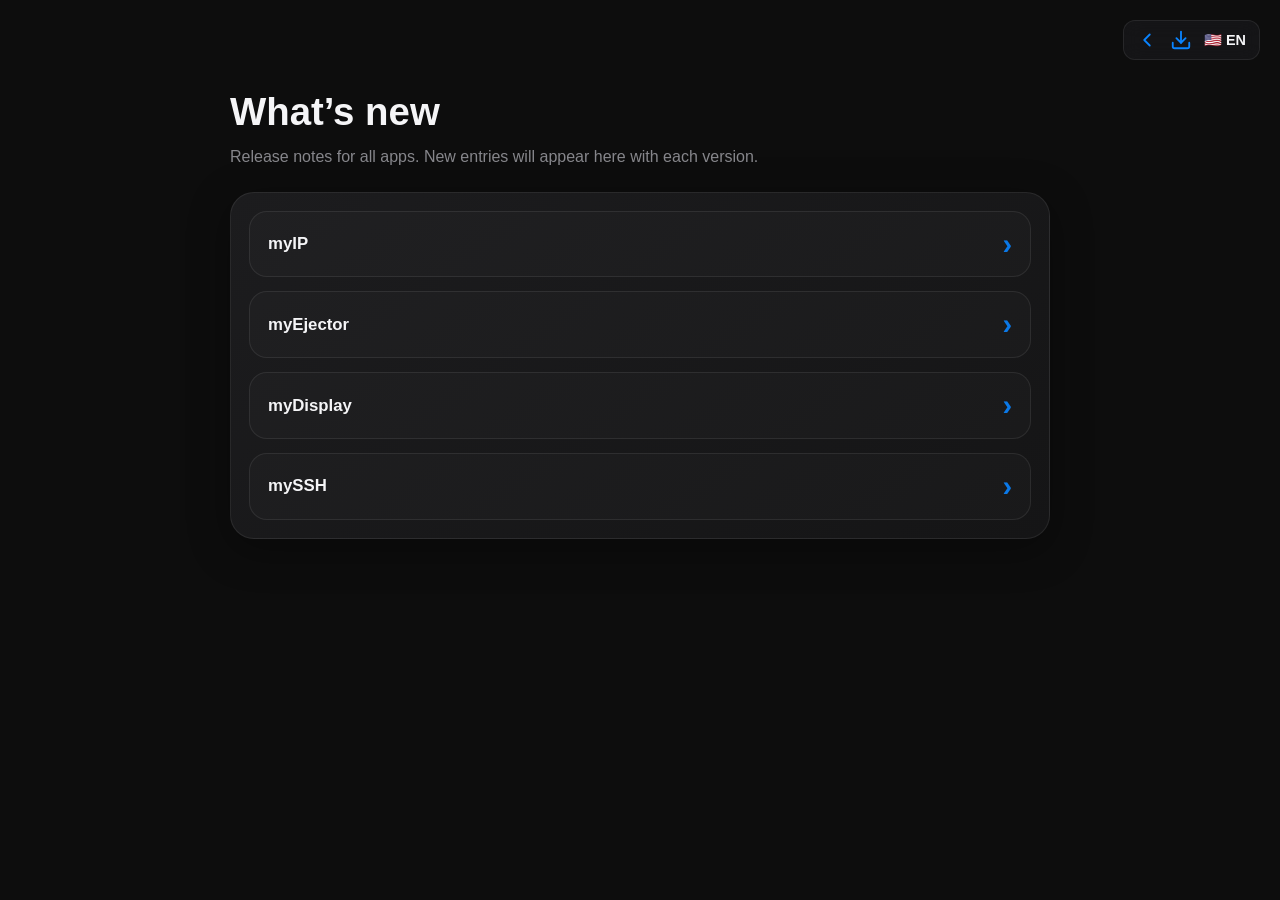
<file: changelog/index.html>
<!DOCTYPE html>
<html lang="en">
<head>
    <meta charset="UTF-8">
    <meta name="viewport" content="width=device-width, initial-scale=1.0">
    <title>get-dmg.com | What’s new</title>
    <link rel="icon" href="data:image/svg+xml,<svg xmlns=%22http://www.w3.org/2000/svg%22 viewBox=%220 0 100 100%22><text y=%22.9em%22 font-size=%2290%22>🍏</text></svg>">

    <style>
        :root {
            --bg-main: #0d0d0d;
            --card-bg: #1c1c1e;
            --border-color: #38383a;
            --text-main: #f5f5f7;
            --text-muted: #86868b;
            --accent-color: #0A84FF;
            --accent-hover: #0077ED;
            --content-width: 860px;
        }

        html { scroll-behavior: smooth; }
        * { box-sizing: border-box; }

        body {
            margin: 0;
            font-family: -apple-system, BlinkMacSystemFont, "Segoe UI", Roboto, Helvetica, Arial, sans-serif;
            background-color: var(--bg-main);
            color: var(--text-main);
            min-height: 100vh;
        }

        .top-controls {
            position: fixed;
            top: 20px;
            right: 20px;
            z-index: 50;
            display: flex;
            gap: 12px;
            align-items: center;
            background: rgba(28, 28, 30, 0.6);
            backdrop-filter: blur(10px);
            padding: 8px 12px;
            border-radius: 12px;
            border: 1px solid rgba(255,255,255,0.08);
        }

        .icon-btn {
            color: var(--accent-color);
            display: flex;
            align-items: center;
            justify-content: center;
            text-decoration: none;
            transition: 0.2s;
            cursor: pointer;
        }
        .icon-btn:hover { color: var(--accent-hover); }

        select#language-picker {
            background: transparent;
            color: var(--text-main);
            border: none;
            font-size: 0.9rem;
            cursor: pointer;
            outline: none;
            font-weight: 600;
            appearance: none;
            -webkit-appearance: none;
        }
        select#language-picker option { background-color: #1c1c1e; }

        main {
            width: 100%;
            max-width: var(--content-width);
            margin: 0 auto;
            padding: 90px 20px 60px 20px;
        }

        .page-header h1 { margin: 0 0 10px 0; font-size: 2.4rem; }
        .page-header p { margin: 0 0 22px 0; color: var(--text-muted); line-height: 1.6; }

        .changelog {
            width: 100%;
            padding: 18px;
            background: linear-gradient(145deg, #1c1c1e, #151516);
            border: 1px solid rgba(255, 255, 255, 0.08);
            border-radius: 24px;
            box-shadow: 0 10px 40px rgba(0,0,0,0.35);
        }

        .changelog summary { list-style: none; }
        .changelog summary::-webkit-details-marker { display: none; }

        .changelog > details {
            background: rgba(255,255,255,0.02);
            border: 1px solid rgba(255,255,255,0.08);
            border-radius: 18px;
            overflow: hidden;
            margin-bottom: 14px;
        }
        .changelog > details:last-child { margin-bottom: 0; }

        .changelog > details > summary {
            padding: 18px 18px;
            cursor: pointer;
            font-weight: 900;
            font-size: 1.05rem;
            display: flex;
            justify-content: space-between;
            align-items: center;
            color: var(--text-main);
        }

        .changelog > details > details {
            background: rgba(255,255,255,0.02);
            border: 1px solid rgba(255,255,255,0.07);
            border-radius: 16px;
            margin: 10px 12px;
            overflow: hidden;
        }
        .changelog > details > details > summary {
            padding: 16px 16px;
            cursor: pointer;
            font-weight: 800;
            display: flex;
            justify-content: space-between;
            align-items: center;
        }

        .changelog details > summary::after {
            content: '›';
            font-size: 1.8rem;
            line-height: 1;
            color: rgba(10,132,255,0.95);
            transform: rotate(0deg);
            transition: transform 0.2s ease, opacity 0.2s ease;
            opacity: 0.95;
        }
        .changelog details[open] > summary::after { transform: rotate(90deg); }

        .note {
            padding: 0 16px 16px 16px;
            color: var(--text-muted);
        }
        .note ul { margin: 10px 0 0 18px; padding: 0; line-height: 1.7; }
        .note .meta { font-size: 0.9rem; color: rgba(255,255,255,0.7); margin-top: 10px; }

        @media (max-width: 768px) {
            main { padding-top: 84px; }
            .page-header h1 { font-size: 2.0rem; }
            .top-controls { top: 14px; right: 14px; }
            .changelog { padding: 14px; }
        }
    </style>
</head>
<body>
    <div class="top-controls">
        <a href="../index.html" class="icon-btn" data-i18n-attr="title:btn_back_home" title="Back">
            <svg xmlns="http://www.w3.org/2000/svg" width="22" height="22" viewBox="0 0 24 24" fill="none" stroke="currentColor" stroke-width="2" stroke-linecap="round" stroke-linejoin="round"><polyline points="15 18 9 12 15 6"></polyline></svg>
        </a>
        <a href="../downloads/" class="icon-btn" data-i18n-attr="title:nav_downloads" title="Downloads">
            <svg xmlns="http://www.w3.org/2000/svg" width="22" height="22" viewBox="0 0 24 24" fill="none" stroke="currentColor" stroke-width="2" stroke-linecap="round" stroke-linejoin="round"><path d="M21 15v4a2 2 0 0 1-2 2H5a2 2 0 0 1-2-2v-4"></path><polyline points="7 10 12 15 17 10"></polyline><line x1="12" y1="15" x2="12" y2="3"></line></svg>
        </a>
        <select id="language-picker" onchange="setLanguage(this.value)">
            <option value="en">🇺🇸 EN</option>
            <option value="pl">🇵🇱 PL</option>
            <option value="de">🇩🇪 DE</option>
            <option value="ua">🇺🇦 UA</option>
        </select>
    </div>

    <main>
        <div class="page-header">
            <h1 data-i18n="page_title">What’s new</h1>
            <p data-i18n="page_desc">Release notes for all apps. New entries will appear here with each version.</p>
        </div>

        <div class="changelog">
            <details id="cl-myip">
                <summary>myIP</summary>
                <details>
                    <summary>v1.0</summary>
                    <div class="note">
                        <ul>
                            <li data-i18n="myip_v1_0_1">Initial release.</li>
                            <li data-i18n="myip_v1_0_2">Profiles and quick switching for IPv4 and DNS.</li>
                            <li data-i18n="myip_v1_0_3">Interface selection and customization.</li>
                        </ul>
                        <div class="meta">15.12.2025</div>
                    </div>
                </details>
            </details>

            <details id="cl-myejector">
                <summary>myEjector</summary>
                <details>
                    <summary>v1.1</summary>
                    <div class="note">
                        <ul>
                            <li data-i18n="myejector_v1_1_1">IMPORTANT! Performance fix.</li>
                        </ul>
                        <div class="meta">28.12.2025</div>
                    </div>
                </details>
                <details>
                    <summary>v1.0</summary>
                    <div class="note">
                        <ul>
                            <li data-i18n="myejector_v1_0_1">Initial release.</li>
                            <li data-i18n="myejector_v1_0_2">Quick unmount/eject from the menu bar.</li>
                            <li data-i18n="myejector_v1_0_3">Favorites and disk visibility controls.</li>
                            <li data-i18n="myejector_v1_0_4">(Not recommended due to performance issues)</li>
                        </ul>
                        <div class="meta">15.12.2025</div>
                    </div>
                </details>
            </details>

            <details id="cl-mydisplay">
                <summary>myDisplay</summary>
                <details>
                    <summary>v2.0</summary>
                    <div class="note">
                        <ul>
                            <li data-i18n="mydisplay_v2_0_1">Added screen lock feature — to help you e.g. while cleaning your Mac.</li>
                        </ul>
                        <div class="meta">28.12.2025</div>
                    </div>
                </details>
                <details>
                    <summary>v1.0</summary>
                    <div class="note">
                        <ul>
                            <li data-i18n="mydisplay_v1_0_1">Initial release.</li>
                            <li data-i18n="mydisplay_v1_0_2">Resolution switching with display selection.</li>
                            <li data-i18n="mydisplay_v1_0_3">Prevent sleep and minimize windows quickly.</li>
                        </ul>
                        <div class="meta">15.12.2025</div>
                    </div>
                </details>
            </details>

            <details id="cl-myssh">
                <summary>mySSH</summary>
                <div class="note">
                    <div class="meta" data-i18n="soon_note">Coming soon.</div>
                </div>
            </details>
        </div>
    </main>

    <script>
        const translations = {
            en: {
                btn_back_home: "Back to home",
                nav_downloads: "Downloads",
                page_title: "What’s new",
                page_desc: "Release notes for all apps. New entries will appear here with each version.",
                soon_note: "Coming soon.",

                myip_v1_0_1: "Initial release.",
                myip_v1_0_2: "Profiles and quick switching for IPv4 and DNS.",
                myip_v1_0_3: "Interface selection and customization.",

                myejector_v1_0_1: "Initial release.",
                myejector_v1_0_2: "Quick unmount/eject from the menu bar.",
                myejector_v1_0_3: "Favorites and disk visibility controls.",
                myejector_v1_0_4: "(Not recommended due to performance issues)",
                myejector_v1_1_1: "IMPORTANT! Performance fix.",

                mydisplay_v1_0_1: "Initial release.",
                mydisplay_v1_0_2: "Resolution switching with display selection.",
                mydisplay_v1_0_3: "Prevent sleep and minimize windows quickly.",
                mydisplay_v2_0_1: "Added screen lock feature — to help you e.g. while cleaning your Mac."
            },
            pl: {
                btn_back_home: "Powrót",
                nav_downloads: "Pobieranie",
                page_title: "Co nowego",
                page_desc: "Lista zmian dla wszystkich aplikacji. Nowe wpisy będą pojawiać się przy kolejnych wersjach.",
                soon_note: "Wkrótce.",

                myip_v1_0_1: "Wydanie początkowe.",
                myip_v1_0_2: "Profile i szybkie przełączanie IPv4 oraz DNS.",
                myip_v1_0_3: "Wybór interfejsu i personalizacja.",

                myejector_v1_0_1: "Wydanie początkowe.",
                myejector_v1_0_2: "Szybkie odmontowanie/wysunięcie z paska menu.",
                myejector_v1_0_3: "Ulubione i kontrola widoczności dysków.",
                myejector_v1_0_4: "Wersja v1.0 niedostępna ze wzgędu na crashe systemowe.",
                myejector_v1_1_1: "WAŻNE! Poprawka dot. wydajności aplikacji.",

                mydisplay_v1_0_1: "Wydanie początkowe.",
                mydisplay_v1_0_2: "Zmiana rozdzielczości z wyborem wyświetlacza.",
                mydisplay_v1_0_3: "Zapobieganie uśpieniu i szybka minimalizacja okien.",
                mydisplay_v2_0_1: "Dodano funkcję blokady ekranu — aby pomóc Ci np. w czyszczeniu Twojego Maca."
            },
            de: {
                btn_back_home: "Zurück",
                nav_downloads: "Downloads",
                page_title: "Neuigkeiten",
                page_desc: "Release Notes für alle Apps. Neue Einträge erscheinen mit jeder Version.",
                soon_note: "Demnächst.",

                myip_v1_0_1: "Erstveröffentlichung.",
                myip_v1_0_2: "Profile und schnelles Umschalten für IPv4 und DNS.",
                myip_v1_0_3: "Schnittstellenauswahl und Anpassung.",

                myejector_v1_0_1: "Erstveröffentlichung.",
                myejector_v1_0_2: "Schnelles Unmount/Eject über die Menüleiste.",
                myejector_v1_0_3: "Favoriten und Sichtbarkeitssteuerung für Laufwerke.",
                myejector_v1_0_4: "(Nicht empfohlen aufgrund von Leistungsproblemen)",
                myejector_v1_1_1: "WICHTIG! Leistungsfix.",

                mydisplay_v1_0_1: "Erstveröffentlichung.",
                mydisplay_v1_0_2: "Auflösungswechsel mit Anzeigeauswahl.",
                mydisplay_v1_0_3: "Ruhezustand verhindern und Fenster schnell minimieren.",
                mydisplay_v2_0_1: "Screen-Lock-Funktion hinzugefügt — z. B. hilfreich beim Reinigen deines Macs."
            },
            ua: {
                btn_back_home: "Назад",
                nav_downloads: "Завантаження",
                page_title: "Що нового",
                page_desc: "Нотатки до релізів для всіх програм. Нові записи з’являтимуться з кожною версією.",
                soon_note: "Незабаром.",

                myip_v1_0_1: "Початковий реліз.",
                myip_v1_0_2: "Профілі та швидке перемикання IPv4 і DNS.",
                myip_v1_0_3: "Вибір інтерфейсу та персоналізація.",

                myejector_v1_0_1: "Початковий реліз.",
                myejector_v1_0_2: "Швидке розмонтування/вилучення з рядка меню.",
                myejector_v1_0_3: "Обране та керування видимістю дисків.",
                myejector_v1_0_4: "(Не рекомендується використовувати через проблеми з продуктивністю)",
                myejector_v1_1_1: "ВАЖЛИВО! Виправлення продуктивності.",

                mydisplay_v1_0_1: "Початковий реліз.",
                mydisplay_v1_0_2: "Зміна роздільної здатності з вибором дисплея.",
                mydisplay_v1_0_3: "Запобігання переходу в сон і швидка мінімізація вікон.",
                mydisplay_v2_0_1: "Додано функцію блокування екрана — щоб допомогти, наприклад, під час очищення вашого Mac."
            }
        };

        function applyI18n(lang) {
            const dict = translations[lang] || translations.en;
            document.querySelectorAll('[data-i18n]').forEach(el => {
                const key = el.getAttribute('data-i18n');
                if (!key) return;
                if (dict[key] !== undefined) el.innerHTML = dict[key];
                else if (translations.en[key] !== undefined) el.innerHTML = translations.en[key];
            });

            document.querySelectorAll('[data-i18n-attr]').forEach(el => {
                const spec = el.getAttribute('data-i18n-attr');
                if (!spec) return;
                const [attr, key] = spec.split(':');
                if (!attr || !key) return;
                const value = dict[key] ?? translations.en[key];
                if (value !== undefined) el.setAttribute(attr, value);
            });
        }

        function setLanguage(lang) {
            if (!translations[lang]) lang = 'en';
            document.documentElement.lang = lang;
            localStorage.setItem('lang', lang);
            document.getElementById('language-picker').value = lang;
            applyI18n(lang);
        }

        function detectLanguage() {
            const saved = localStorage.getItem('lang');
            if (saved && translations[saved]) return setLanguage(saved);
            const userLang = navigator.language || navigator.userLanguage || 'en';
            const code = userLang.substring(0, 2).toLowerCase();
            if (translations[code]) setLanguage(code);
            else setLanguage('en');
        }

        document.addEventListener('DOMContentLoaded', () => {
            detectLanguage();
        });
    </script>
</body>
</html>
</file>
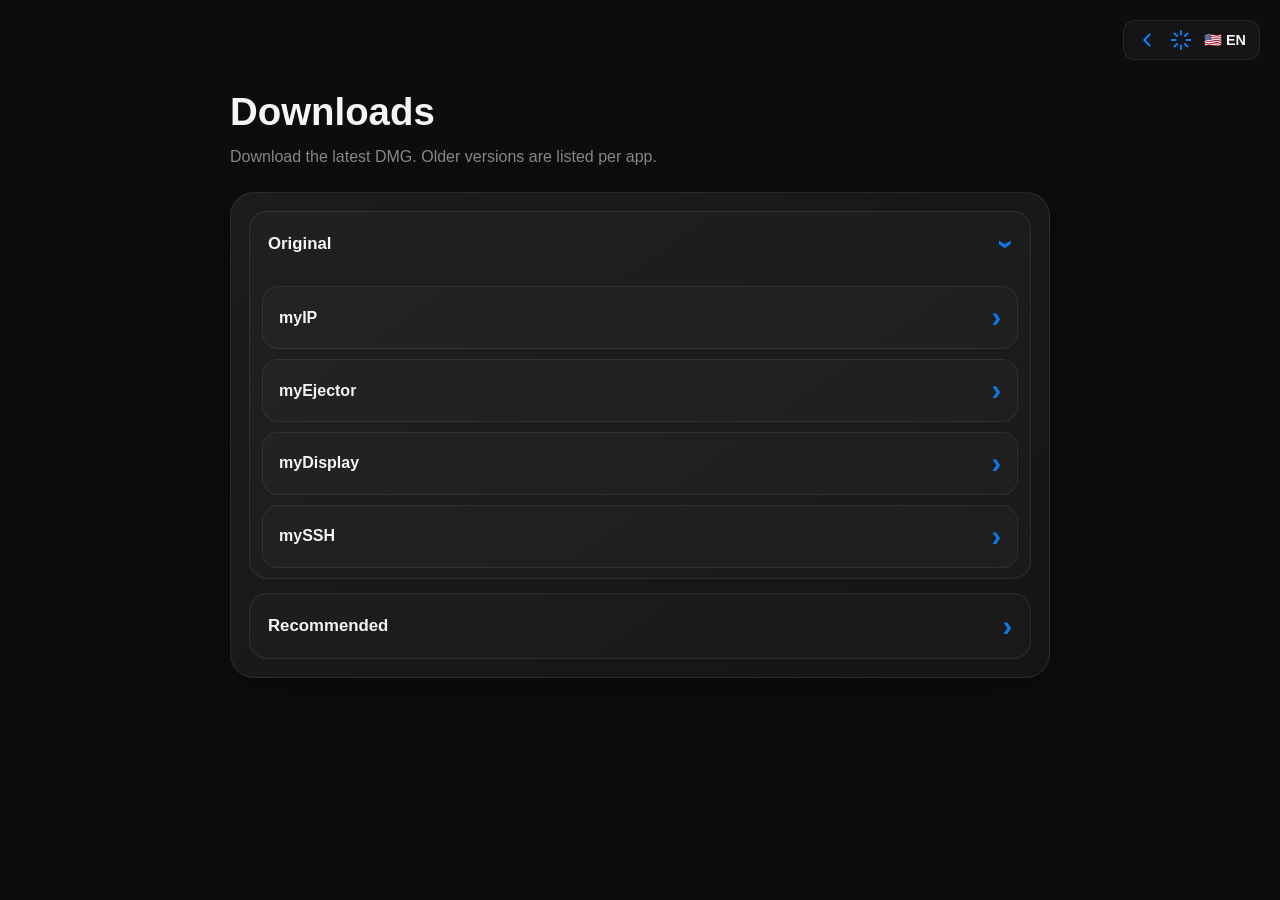
<file: downloads/index.html>
<!DOCTYPE html>
<html lang="en">
<head>
    <meta charset="UTF-8">
    <meta name="viewport" content="width=device-width, initial-scale=1.0">
    <title>get-dmg.com | Downloads</title>
    <link rel="icon" href="data:image/svg+xml,<svg xmlns=%22http://www.w3.org/2000/svg%22 viewBox=%220 0 100 100%22><text y=%22.9em%22 font-size=%2290%22>🍏</text></svg>">

    <style>
        :root {
            --bg-main: #0d0d0d;
            --card-bg: #1c1c1e;
            --border-color: #38383a;
            --text-main: #f5f5f7;
            --text-muted: #86868b;
            --accent-color: #0A84FF;
            --accent-hover: #0077ED;
            --content-width: 860px;
        }

        html { scroll-behavior: smooth; }
        * { box-sizing: border-box; }

        body {
            margin: 0;
            font-family: -apple-system, BlinkMacSystemFont, "Segoe UI", Roboto, Helvetica, Arial, sans-serif;
            background-color: var(--bg-main);
            color: var(--text-main);
            min-height: 100vh;
        }

        .top-controls {
            position: fixed;
            top: 20px;
            right: 20px;
            z-index: 50;
            display: flex;
            gap: 12px;
            align-items: center;
            background: rgba(28, 28, 30, 0.6);
            backdrop-filter: blur(10px);
            padding: 8px 12px;
            border-radius: 12px;
            border: 1px solid rgba(255,255,255,0.08);
        }

        .icon-btn {
            color: var(--accent-color);
            display: flex;
            align-items: center;
            justify-content: center;
            text-decoration: none;
            transition: 0.2s;
            cursor: pointer;
        }
        .icon-btn:hover { color: var(--accent-hover); }

        select#language-picker {
            background: transparent;
            color: var(--text-main);
            border: none;
            font-size: 0.9rem;
            cursor: pointer;
            outline: none;
            font-weight: 600;
            appearance: none;
            -webkit-appearance: none;
        }
        select#language-picker option { background-color: #1c1c1e; }

        main {
            width: 100%;
            max-width: var(--content-width);
            margin: 0 auto;
            padding: 90px 20px 60px 20px;
        }

        .page-header h1 { margin: 0 0 10px 0; font-size: 2.4rem; }
        .page-header p { margin: 0 0 22px 0; color: var(--text-muted); line-height: 1.6; }

        .download-list {
            width: 100%;
            padding: 18px;
            background: linear-gradient(145deg, #1c1c1e, #151516);
            border: 1px solid rgba(255, 255, 255, 0.08);
            border-radius: 24px;
            box-shadow: 0 10px 40px rgba(0,0,0,0.35);
        }

        .download-list summary { list-style: none; }
        .download-list summary::-webkit-details-marker { display: none; }

        .download-list > details {
            background: rgba(255,255,255,0.02);
            border: 1px solid rgba(255,255,255,0.08);
            border-radius: 18px;
            overflow: hidden;
            margin-bottom: 14px;
        }
        .download-list > details:last-child { margin-bottom: 0; }

        .download-list > details > summary {
            padding: 18px 18px;
            cursor: pointer;
            font-weight: 900;
            font-size: 1.05rem;
            display: flex;
            justify-content: space-between;
            align-items: center;
            color: var(--text-main);
        }

        .download-list > details > details {
            background: rgba(255,255,255,0.02);
            border: 1px solid rgba(255,255,255,0.07);
            border-radius: 16px;
            margin: 10px 12px;
            overflow: hidden;
        }
        .download-list > details > details > summary {
            padding: 16px 16px;
            cursor: pointer;
            font-weight: 800;
            display: flex;
            justify-content: space-between;
            align-items: center;
        }

        .download-list details > summary::after {
            content: '›';
            font-size: 1.8rem;
            line-height: 1;
            color: rgba(10,132,255,0.95);
            transform: rotate(0deg);
            transition: transform 0.2s ease, opacity 0.2s ease;
            opacity: 0.95;
        }
        .download-list details[open] > summary::after { transform: rotate(90deg); }

        .version-table { width: 100%; border-collapse: collapse; }
        .version-table td, .version-table th {
            padding: 12px 16px;
            border-top: 1px solid rgba(255,255,255,0.08);
            color: var(--text-muted);
            text-align: left;
            font-size: 0.95rem;
        }
        .version-table th {
            color: rgba(255,255,255,0.85);
            text-transform: uppercase;
            font-size: 0.72rem;
            letter-spacing: 0.08em;
        }
        .version-table td:last-child, .version-table th:last-child { text-align: center; }
        .version-table tr:hover td { background: rgba(255,255,255,0.03); }

        .download-link {
            display: inline-block;
            padding: 10px 25px;
            border-radius: 20px;
            border: 1px solid var(--accent-color);
            background: transparent;
            color: var(--accent-color);
            font-weight: 800;
            text-decoration: none;
            cursor: pointer;
            transition: 0.2s;
        }
        .download-link:hover { background: var(--accent-color); border-color: var(--accent-color); color: #ffffff; }
        .download-soon { color: var(--text-muted); font-weight: 800; }

        @media (max-width: 768px) {
            main { padding-top: 84px; }
            .page-header h1 { font-size: 2.0rem; }
            .top-controls { top: 14px; right: 14px; }
            .download-list { padding: 14px; }
        }
    </style>
</head>
<body>
    <div class="top-controls">
        <a href="../index.html" class="icon-btn" data-i18n-attr="title:btn_back" title="Back">
            <svg xmlns="http://www.w3.org/2000/svg" width="22" height="22" viewBox="0 0 24 24" fill="none" stroke="currentColor" stroke-width="2" stroke-linecap="round" stroke-linejoin="round"><polyline points="15 18 9 12 15 6"></polyline></svg>
        </a>
        <a href="../changelog/" class="icon-btn" data-i18n-attr="title:nav_whats_new" title="What’s new">
            <svg xmlns="http://www.w3.org/2000/svg" width="22" height="22" viewBox="0 0 24 24" fill="none" stroke="currentColor" stroke-width="2" stroke-linecap="round" stroke-linejoin="round"><path d="M12 2v4"></path><path d="M12 18v4"></path><path d="M4.93 4.93l2.83 2.83"></path><path d="M16.24 16.24l2.83 2.83"></path><path d="M2 12h4"></path><path d="M18 12h4"></path><path d="M4.93 19.07l2.83-2.83"></path><path d="M16.24 7.76l2.83-2.83"></path></svg>
        </a>
        <select id="language-picker" onchange="setLanguage(this.value)">
            <option value="en">🇺🇸 EN</option>
            <option value="pl">🇵🇱 PL</option>
            <option value="de">🇩🇪 DE</option>
            <option value="ua">🇺🇦 UA</option>
        </select>
    </div>

    <main>
        <div class="page-header">
            <h1 data-i18n="page_title">Downloads</h1>
            <p data-i18n="page_desc">Download the latest DMG. Older versions are listed per app.</p>
        </div>

        <div class="download-list">
            <details id="dl-author" open>
                <summary data-i18n="downloads_author_title">Autorskie</summary>

                <details id="dl-author-myip">
                    <summary>myIP</summary>
                    <table class="version-table">
                        <tr>
                            <th data-i18n="th_ver">Ver</th>
                            <th data-i18n="th_date">Date</th>
                            <th data-i18n="th_size">Size</th>
                            <th data-i18n="th_action">Action</th>
                        </tr>
                        <tr>
                            <td>v1.0</td>
                            <td>2023-11-20</td>
                            <td>8 MB</td>
                            <td><a class="download-link" onclick="downloadFile('myIP_v1.0.dmg')" data-i18n="btn_download">Download</a></td>
                        </tr>
                    </table>
                </details>

                <details id="dl-author-myejector">
                    <summary>myEjector</summary>
                    <table class="version-table">
                        <tr>
                            <th data-i18n="th_ver">Ver</th>
                            <th data-i18n="th_date">Date</th>
                            <th data-i18n="th_size">Size</th>
                            <th data-i18n="th_action">Action</th>
                        </tr>
                        <tr>
                            <td>v1.1</td>
                            <td>2025-12-23</td>
                            <td>9.1 MB</td>
                            <td><a class="download-link" onclick="downloadFile('myEjector_v1.1.dmg')" data-i18n="btn_download">Download</a></td>
                        </tr>
                    </table>
                </details>

                <details id="dl-author-mydisplay">
                    <summary>myDisplay</summary>
                    <table class="version-table">
                        <tr>
                            <th data-i18n="th_ver">Ver</th>
                            <th data-i18n="th_date">Date</th>
                            <th data-i18n="th_size">Size</th>
                            <th data-i18n="th_action">Action</th>
                        </tr>
                        <tr>
                            <td>v2.0</td>
                            <td>2025-12-23</td>
                            <td>2.94 MB</td>
                            <td><a class="download-link" onclick="downloadFile('myDisplay_v2.0.dmg')" data-i18n="btn_download">Download</a></td>
                        </tr>
                        <tr>
                            <td>v1.0</td>
                            <td>2025-12-23</td>
                            <td>2.04 MB</td>
                            <td><a class="download-link" onclick="downloadFile('myDisplay_v1.0.dmg')" data-i18n="btn_download">Download</a></td>
                        </tr>
                    </table>
                </details>

                <details id="dl-author-myssh">
                    <summary>mySSH</summary>
                    <table class="version-table">
                        <tr>
                            <th data-i18n="th_ver">Ver</th>
                            <th data-i18n="th_date">Date</th>
                            <th data-i18n="th_size">Size</th>
                            <th data-i18n="th_action">Action</th>
                        </tr>
                        <tr>
                            <td data-i18n="soon_inline">Soon</td>
                            <td>—</td>
                            <td>—</td>
                            <td><span class="download-soon" data-i18n="btn_soon">Coming soon</span></td>
                        </tr>
                    </table>
                </details>
            </details>

            <details id="dl-recommended">
                <summary data-i18n="downloads_recommended_title">Polecane</summary>
                <div style="padding: 15px 18px; color: var(--text-muted);" data-i18n="downloads_recommended_placeholder">
                    Wkrótce pojawią się tutaj aplikacje innych autorów.
                </div>
            </details>
        </div>
    </main>

    <script>
        function downloadFile(filePath) {
            const link = document.createElement('a');
            link.href = '../' + filePath;
            link.download = filePath.split('/').pop().replace(/%20/g, " ");
            document.body.appendChild(link);
            link.click();
            document.body.removeChild(link);

            // po uruchomieniu pobierania – przejdź do donate na stronie głównej
            setTimeout(() => {
                window.location.href = '../index.html#contact';
            }, 800);
        }

        const translations = {
            en: {
                btn_back: "Back to home",
                nav_whats_new: "What’s new",
                page_title: "Downloads",
                page_desc: "Download the latest DMG. Older versions are listed per app.",
                downloads_author_title: "Original",
                downloads_recommended_title: "Recommended",
                downloads_recommended_placeholder: "Recommended apps will appear here soon.",
                th_ver: "Ver",
                th_date: "Date",
                th_size: "Size",
                th_action: "Action",
                btn_download: "Download",
                btn_soon: "Coming soon",
                soon_inline: "Soon"
            },
            pl: {
                btn_back: "Powrót",
                nav_whats_new: "Co nowego",
                page_title: "Pobieranie",
                page_desc: "Pobierz najnowszą wersję DMG. Starsze wersje są w tabelach aplikacji.",
                downloads_author_title: "Autorskie",
                downloads_recommended_title: "Polecane",
                downloads_recommended_placeholder: "Wkrótce pojawią się tutaj aplikacje innych autorów.",
                th_ver: "Wersja",
                th_date: "Data",
                th_size: "Rozmiar",
                th_action: "Akcja",
                btn_download: "Pobierz",
                btn_soon: "Wkrótce",
                soon_inline: "Wkrótce"
            },
            de: {
                btn_back: "Zurück",
                nav_whats_new: "Neuigkeiten",
                page_title: "Downloads",
                page_desc: "Lade die neueste DMG herunter. Ältere Versionen sind pro App gelistet.",
                downloads_author_title: "Eigene",
                downloads_recommended_title: "Empfohlen",
                downloads_recommended_placeholder: "Empfohlene Apps erscheinen hier demnächst.",
                th_ver: "Ver",
                th_date: "Datum",
                th_size: "Größe",
                th_action: "Aktion",
                btn_download: "Download",
                btn_soon: "Demnächst",
                soon_inline: "Bald"
            },
            ua: {
                btn_back: "Назад",
                nav_whats_new: "Що нового",
                page_title: "Завантаження",
                page_desc: "Завантажте найновішу DMG. Старі версії наведені в таблицях програм.",
                downloads_author_title: "Авторські",
                downloads_recommended_title: "Рекомендовані",
                downloads_recommended_placeholder: "Рекомендовані програми з’являться тут незабаром.",
                th_ver: "Вер",
                th_date: "Дата",
                th_size: "Розмір",
                th_action: "Дія",
                btn_download: "Завантажити",
                btn_soon: "Незабаром",
                soon_inline: "Незабаром"
            }
        };

        function applyI18n(lang) {
            const dict = translations[lang] || translations.en;
            document.querySelectorAll('[data-i18n]').forEach(el => {
                const key = el.getAttribute('data-i18n');
                if (!key) return;
                if (dict[key] !== undefined) el.innerHTML = dict[key];
                else if (translations.en[key] !== undefined) el.innerHTML = translations.en[key];
            });

            document.querySelectorAll('[data-i18n-attr]').forEach(el => {
                const spec = el.getAttribute('data-i18n-attr');
                if (!spec) return;
                const [attr, key] = spec.split(':');
                if (!attr || !key) return;
                const value = dict[key] ?? translations.en[key];
                if (value !== undefined) el.setAttribute(attr, value);
            });
        }

        function setLanguage(lang) {
            if (!translations[lang]) lang = 'en';
            document.documentElement.lang = lang;
            localStorage.setItem('lang', lang);
            document.getElementById('language-picker').value = lang;
            applyI18n(lang);
        }

        function detectLanguage() {
            const saved = localStorage.getItem('lang');
            if (saved && translations[saved]) return setLanguage(saved);
            const userLang = navigator.language || navigator.userLanguage || 'en';
            const code = userLang.substring(0, 2).toLowerCase();
            if (translations[code]) setLanguage(code);
            else setLanguage('en');
        }

        document.addEventListener('DOMContentLoaded', () => {
            detectLanguage();
        });
    </script>
</body>
</html>
</file>
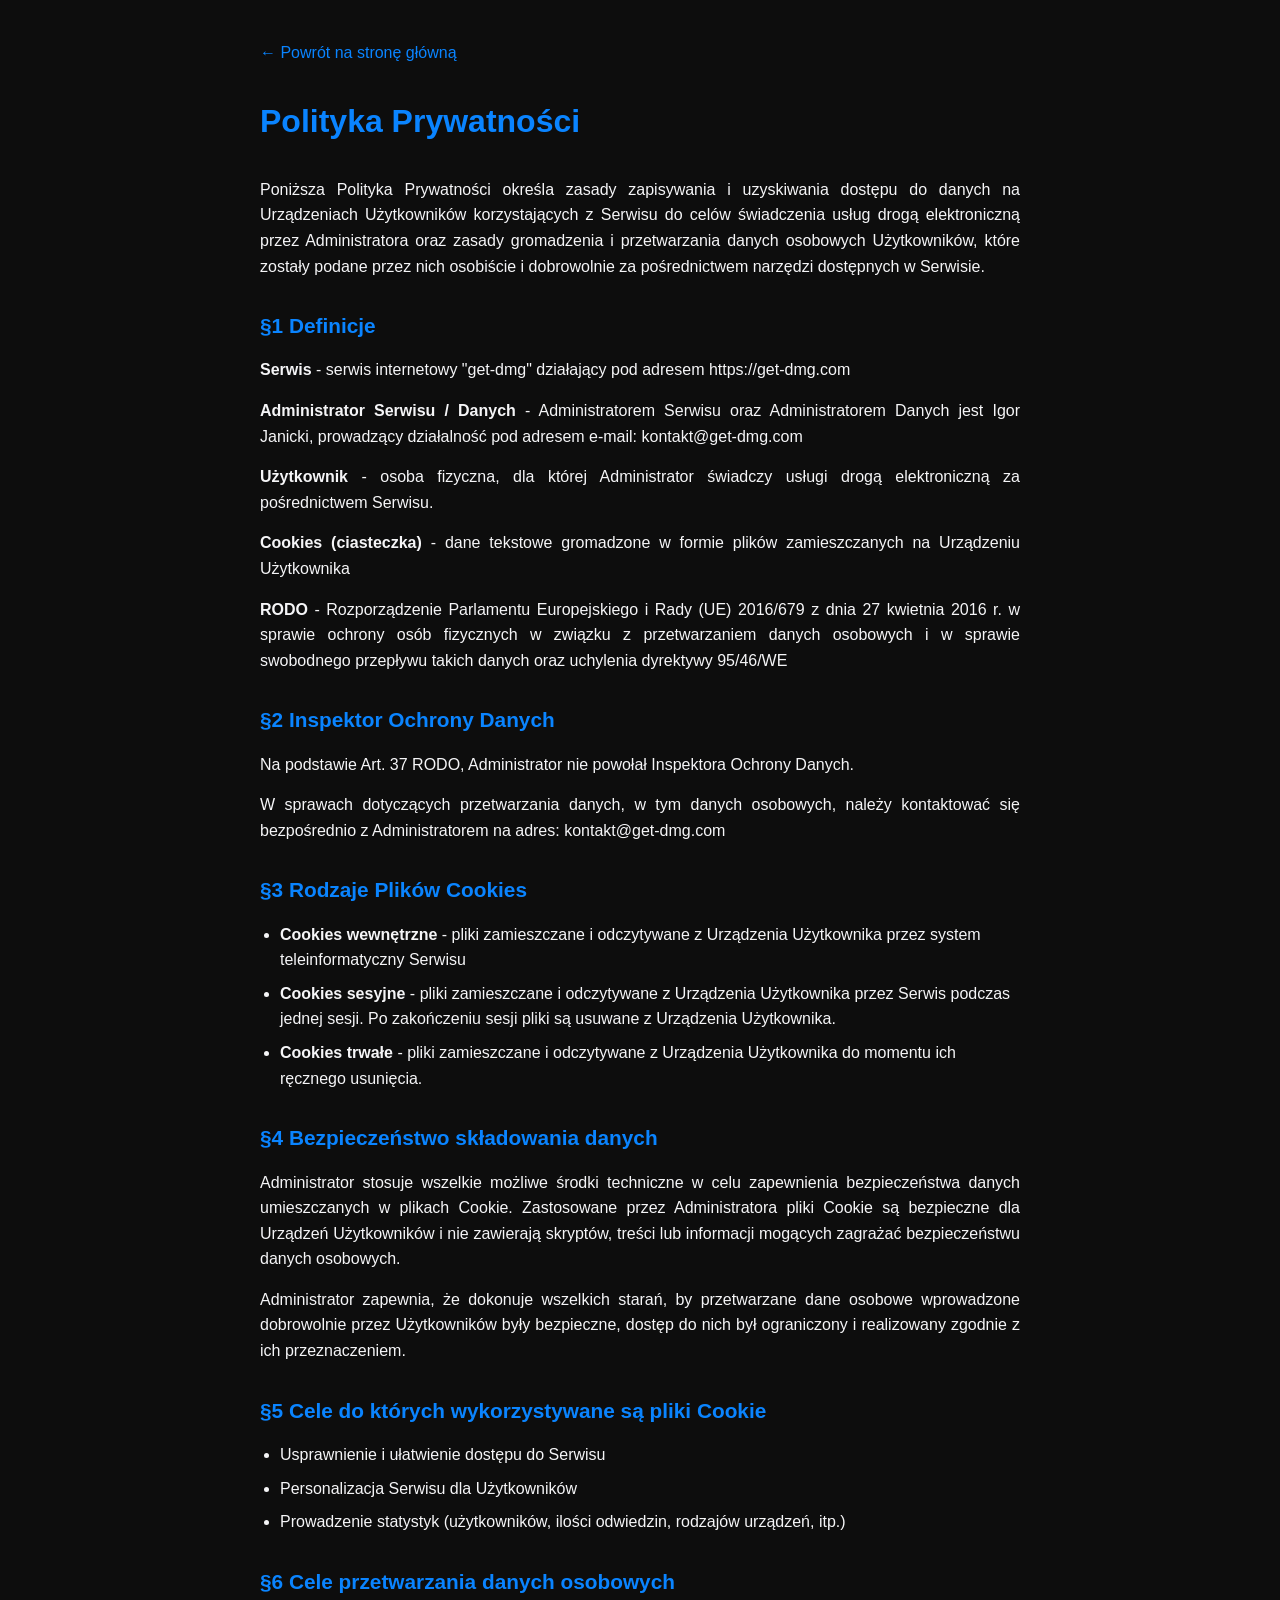
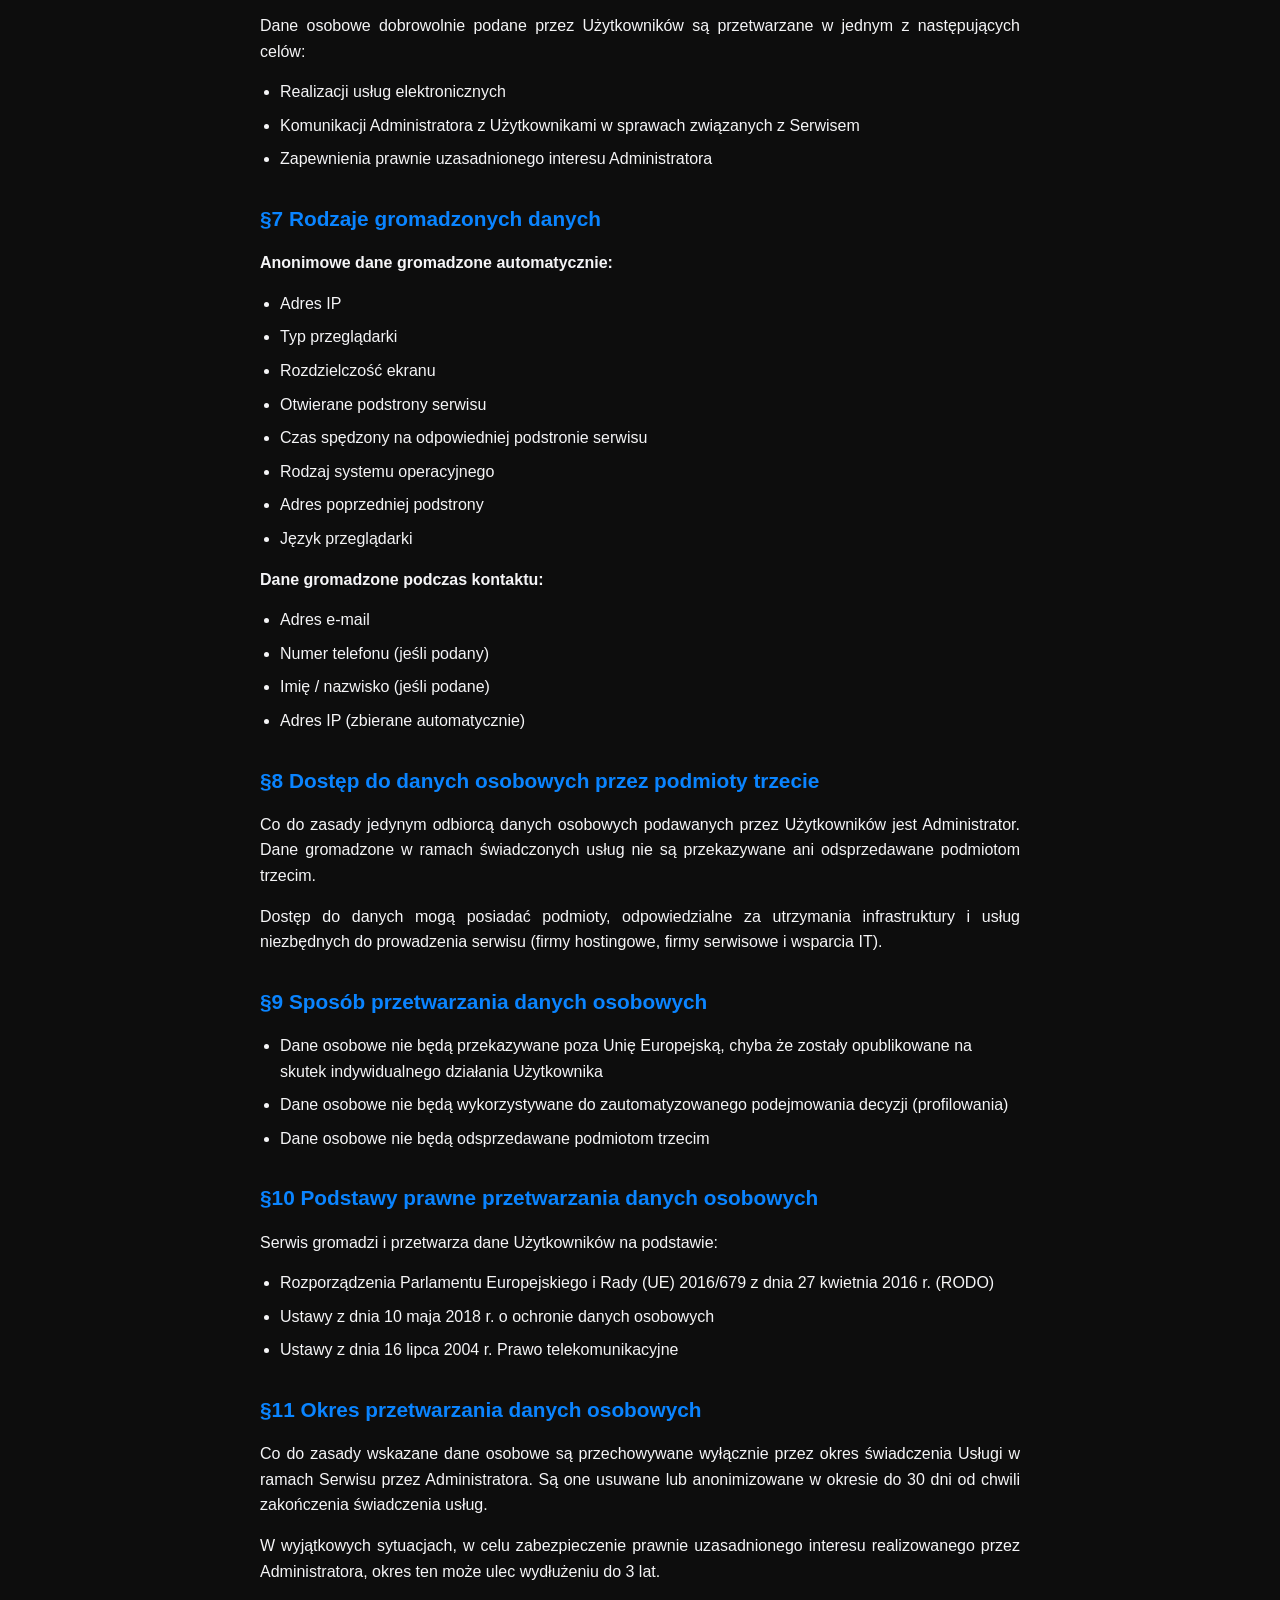
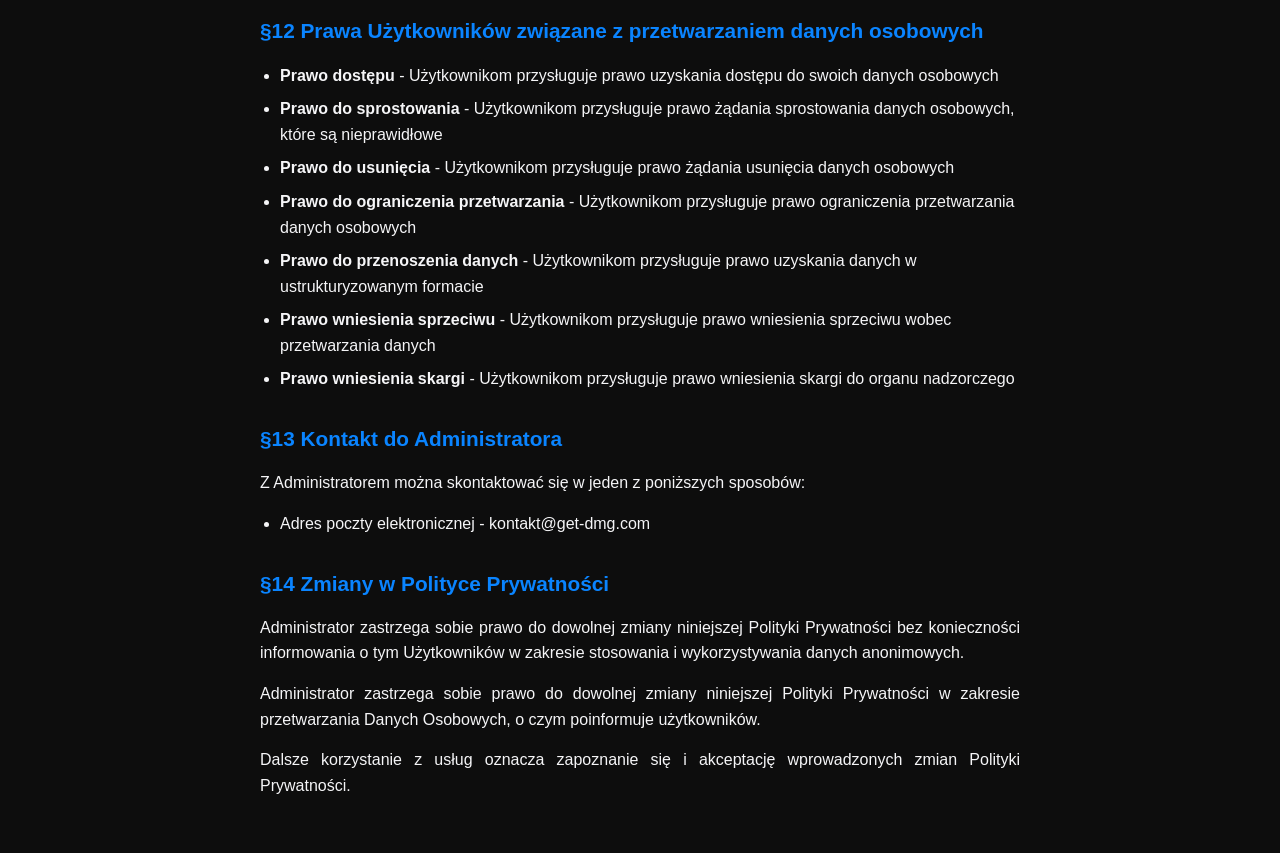
<file: dokumenty/polityka-prywatnosci.html>
<!DOCTYPE html>
<html lang="pl">
<head>
    <meta charset="UTF-8">
    <meta name="viewport" content="width=device-width, initial-scale=1.0">
    <title>Polityka Prywatności - get-dmg.com</title>
    <style>
        * {
            margin: 0;
            padding: 0;
            box-sizing: border-box;
        }
        body {
            font-family: -apple-system, BlinkMacSystemFont, 'Segoe UI', Roboto, Helvetica, Arial, sans-serif;
            background-color: #0d0d0d;
            color: #f5f5f7;
            line-height: 1.6;
        }
        .container {
            max-width: 800px;
            margin: 0 auto;
            padding: 40px 20px;
        }
        h1 {
            margin-bottom: 30px;
            color: #0A84FF;
            font-size: 2em;
        }
        h2 {
            margin-top: 30px;
            margin-bottom: 15px;
            color: #0A84FF;
            font-size: 1.3em;
        }
        p {
            margin-bottom: 15px;
            text-align: justify;
        }
        ul, ol {
            margin-left: 20px;
            margin-bottom: 15px;
        }
        li {
            margin-bottom: 8px;
        }
        .back-link {
            display: inline-block;
            margin-bottom: 30px;
            color: #0A84FF;
            text-decoration: none;
        }
        .back-link:hover {
            text-decoration: underline;
        }
    </style>
</head>
<body>
    <div class="container">
        <a href="/" class="back-link">← Powrót na stronę główną</a>

        <h1>Polityka Prywatności</h1>

        <p>Poniższa Polityka Prywatności określa zasady zapisywania i uzyskiwania dostępu do danych na Urządzeniach Użytkowników korzystających z Serwisu do celów świadczenia usług drogą elektroniczną przez Administratora oraz zasady gromadzenia i przetwarzania danych osobowych Użytkowników, które zostały podane przez nich osobiście i dobrowolnie za pośrednictwem narzędzi dostępnych w Serwisie.</p>

        <h2>§1 Definicje</h2>
        <p><strong>Serwis</strong> - serwis internetowy "get-dmg" działający pod adresem https://get-dmg.com</p>
        <p><strong>Administrator Serwisu / Danych</strong> - Administratorem Serwisu oraz Administratorem Danych jest Igor Janicki, prowadzący działalność pod adresem e-mail: kontakt@get-dmg.com</p>
        <p><strong>Użytkownik</strong> - osoba fizyczna, dla której Administrator świadczy usługi drogą elektroniczną za pośrednictwem Serwisu.</p>
        <p><strong>Cookies (ciasteczka)</strong> - dane tekstowe gromadzone w formie plików zamieszczanych na Urządzeniu Użytkownika</p>
        <p><strong>RODO</strong> - Rozporządzenie Parlamentu Europejskiego i Rady (UE) 2016/679 z dnia 27 kwietnia 2016 r. w sprawie ochrony osób fizycznych w związku z przetwarzaniem danych osobowych i w sprawie swobodnego przepływu takich danych oraz uchylenia dyrektywy 95/46/WE</p>

        <h2>§2 Inspektor Ochrony Danych</h2>
        <p>Na podstawie Art. 37 RODO, Administrator nie powołał Inspektora Ochrony Danych.</p>
        <p>W sprawach dotyczących przetwarzania danych, w tym danych osobowych, należy kontaktować się bezpośrednio z Administratorem na adres: kontakt@get-dmg.com</p>

        <h2>§3 Rodzaje Plików Cookies</h2>
        <ul>
            <li><strong>Cookies wewnętrzne</strong> - pliki zamieszczane i odczytywane z Urządzenia Użytkownika przez system teleinformatyczny Serwisu</li>
            <li><strong>Cookies sesyjne</strong> - pliki zamieszczane i odczytywane z Urządzenia Użytkownika przez Serwis podczas jednej sesji. Po zakończeniu sesji pliki są usuwane z Urządzenia Użytkownika.</li>
            <li><strong>Cookies trwałe</strong> - pliki zamieszczane i odczytywane z Urządzenia Użytkownika do momentu ich ręcznego usunięcia.</li>
        </ul>

        <h2>§4 Bezpieczeństwo składowania danych</h2>
        <p>Administrator stosuje wszelkie możliwe środki techniczne w celu zapewnienia bezpieczeństwa danych umieszczanych w plikach Cookie. Zastosowane przez Administratora pliki Cookie są bezpieczne dla Urządzeń Użytkowników i nie zawierają skryptów, treści lub informacji mogących zagrażać bezpieczeństwu danych osobowych.</p>
        <p>Administrator zapewnia, że dokonuje wszelkich starań, by przetwarzane dane osobowe wprowadzone dobrowolnie przez Użytkowników były bezpieczne, dostęp do nich był ograniczony i realizowany zgodnie z ich przeznaczeniem.</p>

        <h2>§5 Cele do których wykorzystywane są pliki Cookie</h2>
        <ul>
            <li>Usprawnienie i ułatwienie dostępu do Serwisu</li>
            <li>Personalizacja Serwisu dla Użytkowników</li>
            <li>Prowadzenie statystyk (użytkowników, ilości odwiedzin, rodzajów urządzeń, itp.)</li>
        </ul>

        <h2>§6 Cele przetwarzania danych osobowych</h2>
        <p>Dane osobowe dobrowolnie podane przez Użytkowników są przetwarzane w jednym z następujących celów:</p>
        <ul>
            <li>Realizacji usług elektronicznych</li>
            <li>Komunikacji Administratora z Użytkownikami w sprawach związanych z Serwisem</li>
            <li>Zapewnienia prawnie uzasadnionego interesu Administratora</li>
        </ul>

        <h2>§7 Rodzaje gromadzonych danych</h2>
        <p><strong>Anonimowe dane gromadzone automatycznie:</strong></p>
        <ul>
            <li>Adres IP</li>
            <li>Typ przeglądarki</li>
            <li>Rozdzielczość ekranu</li>
            <li>Otwierane podstrony serwisu</li>
            <li>Czas spędzony na odpowiedniej podstronie serwisu</li>
            <li>Rodzaj systemu operacyjnego</li>
            <li>Adres poprzedniej podstrony</li>
            <li>Język przeglądarki</li>
        </ul>

        <p><strong>Dane gromadzone podczas kontaktu:</strong></p>
        <ul>
            <li>Adres e-mail</li>
            <li>Numer telefonu (jeśli podany)</li>
            <li>Imię / nazwisko (jeśli podane)</li>
            <li>Adres IP (zbierane automatycznie)</li>
        </ul>

        <h2>§8 Dostęp do danych osobowych przez podmioty trzecie</h2>
        <p>Co do zasady jedynym odbiorcą danych osobowych podawanych przez Użytkowników jest Administrator. Dane gromadzone w ramach świadczonych usług nie są przekazywane ani odsprzedawane podmiotom trzecim.</p>
        <p>Dostęp do danych mogą posiadać podmioty, odpowiedzialne za utrzymania infrastruktury i usług niezbędnych do prowadzenia serwisu (firmy hostingowe, firmy serwisowe i wsparcia IT).</p>

        <h2>§9 Sposób przetwarzania danych osobowych</h2>
        <ul>
            <li>Dane osobowe nie będą przekazywane poza Unię Europejską, chyba że zostały opublikowane na skutek indywidualnego działania Użytkownika</li>
            <li>Dane osobowe nie będą wykorzystywane do zautomatyzowanego podejmowania decyzji (profilowania)</li>
            <li>Dane osobowe nie będą odsprzedawane podmiotom trzecim</li>
        </ul>

        <h2>§10 Podstawy prawne przetwarzania danych osobowych</h2>
        <p>Serwis gromadzi i przetwarza dane Użytkowników na podstawie:</p>
        <ul>
            <li>Rozporządzenia Parlamentu Europejskiego i Rady (UE) 2016/679 z dnia 27 kwietnia 2016 r. (RODO)</li>
            <li>Ustawy z dnia 10 maja 2018 r. o ochronie danych osobowych</li>
            <li>Ustawy z dnia 16 lipca 2004 r. Prawo telekomunikacyjne</li>
        </ul>

        <h2>§11 Okres przetwarzania danych osobowych</h2>
        <p>Co do zasady wskazane dane osobowe są przechowywane wyłącznie przez okres świadczenia Usługi w ramach Serwisu przez Administratora. Są one usuwane lub anonimizowane w okresie do 30 dni od chwili zakończenia świadczenia usług.</p>
        <p>W wyjątkowych sytuacjach, w celu zabezpieczenie prawnie uzasadnionego interesu realizowanego przez Administratora, okres ten może ulec wydłużeniu do 3 lat.</p>

        <h2>§12 Prawa Użytkowników związane z przetwarzaniem danych osobowych</h2>
        <ul>
            <li><strong>Prawo dostępu</strong> - Użytkownikom przysługuje prawo uzyskania dostępu do swoich danych osobowych</li>
            <li><strong>Prawo do sprostowania</strong> - Użytkownikom przysługuje prawo żądania sprostowania danych osobowych, które są nieprawidłowe</li>
            <li><strong>Prawo do usunięcia</strong> - Użytkownikom przysługuje prawo żądania usunięcia danych osobowych</li>
            <li><strong>Prawo do ograniczenia przetwarzania</strong> - Użytkownikom przysługuje prawo ograniczenia przetwarzania danych osobowych</li>
            <li><strong>Prawo do przenoszenia danych</strong> - Użytkownikom przysługuje prawo uzyskania danych w ustrukturyzowanym formacie</li>
            <li><strong>Prawo wniesienia sprzeciwu</strong> - Użytkownikom przysługuje prawo wniesienia sprzeciwu wobec przetwarzania danych</li>
            <li><strong>Prawo wniesienia skargi</strong> - Użytkownikom przysługuje prawo wniesienia skargi do organu nadzorczego</li>
        </ul>

        <h2>§13 Kontakt do Administratora</h2>
        <p>Z Administratorem można skontaktować się w jeden z poniższych sposobów:</p>
        <ul>
            <li>Adres poczty elektronicznej - kontakt@get-dmg.com</li>
        </ul>

        <h2>§14 Zmiany w Polityce Prywatności</h2>
        <p>Administrator zastrzega sobie prawo do dowolnej zmiany niniejszej Polityki Prywatności bez konieczności informowania o tym Użytkowników w zakresie stosowania i wykorzystywania danych anonimowych.</p>
        <p>Administrator zastrzega sobie prawo do dowolnej zmiany niniejszej Polityki Prywatności w zakresie przetwarzania Danych Osobowych, o czym poinformuje użytkowników.</p>
        <p>Dalsze korzystanie z usług oznacza zapoznanie się i akceptację wprowadzonych zmian Polityki Prywatności.</p>
    </div>
</body>
</html>
</file>
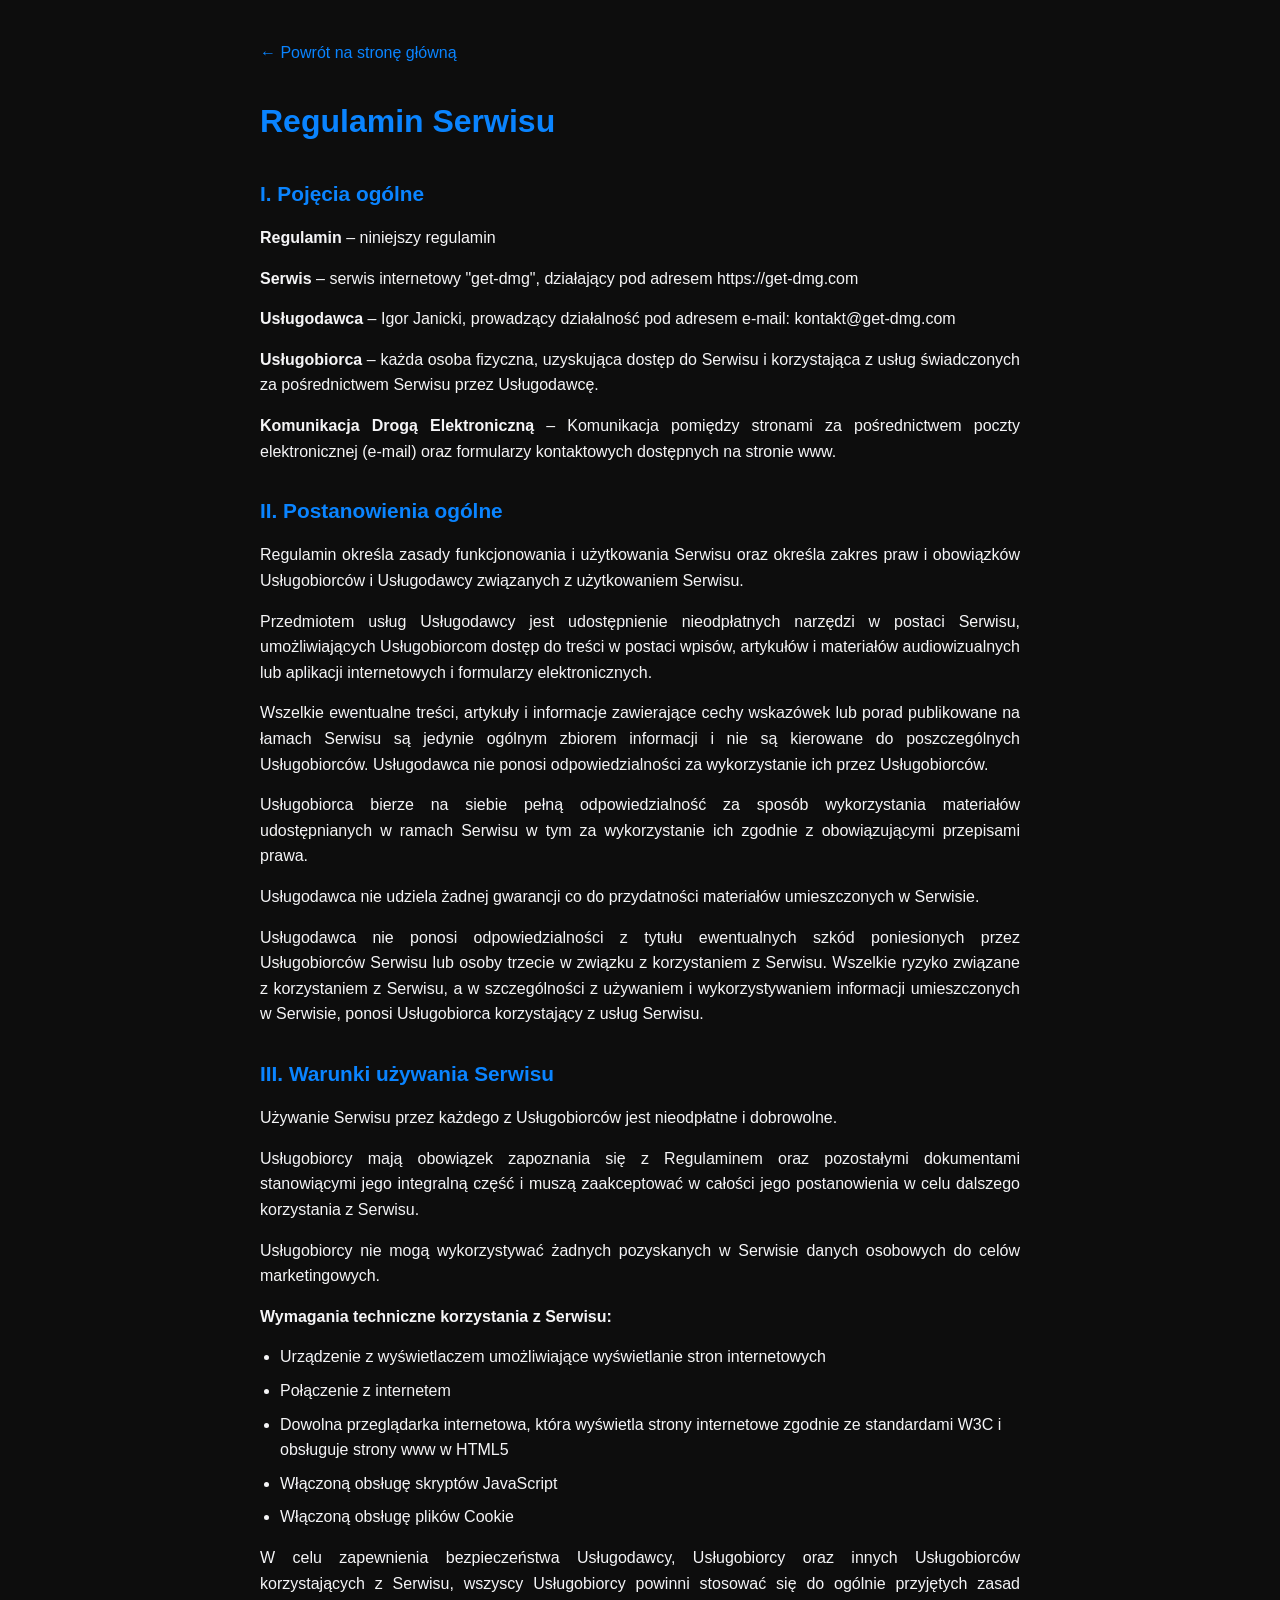
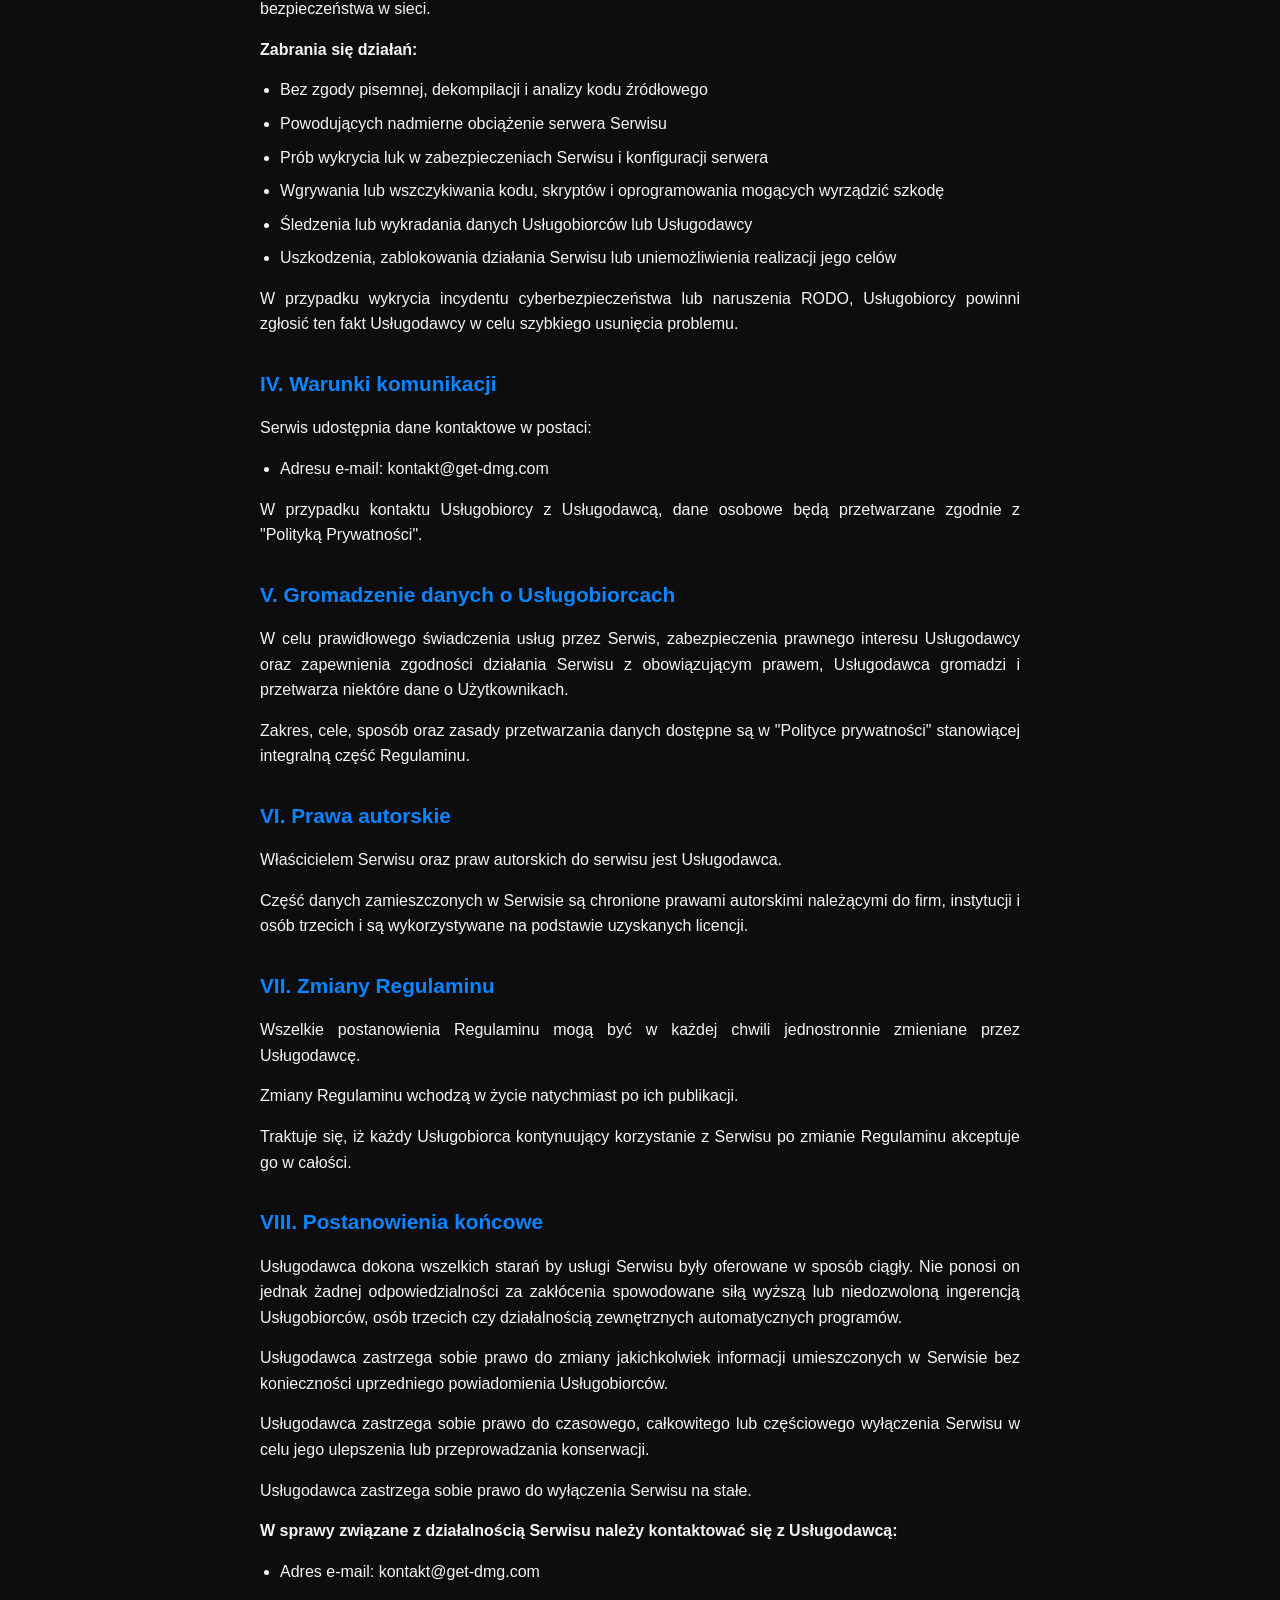
<file: dokumenty/regulamin.html>
<!DOCTYPE html>
<html lang="pl">
<head>
    <meta charset="UTF-8">
    <meta name="viewport" content="width=device-width, initial-scale=1.0">
    <title>Regulamin - get-dmg.com</title>
    <style>
        * {
            margin: 0;
            padding: 0;
            box-sizing: border-box;
        }
        body {
            font-family: -apple-system, BlinkMacSystemFont, 'Segoe UI', Roboto, Helvetica, Arial, sans-serif;
            background-color: #0d0d0d;
            color: #f5f5f7;
            line-height: 1.6;
        }
        .container {
            max-width: 800px;
            margin: 0 auto;
            padding: 40px 20px;
        }
        h1 {
            margin-bottom: 30px;
            color: #0A84FF;
            font-size: 2em;
        }
        h2 {
            margin-top: 30px;
            margin-bottom: 15px;
            color: #0A84FF;
            font-size: 1.3em;
        }
        p {
            margin-bottom: 15px;
            text-align: justify;
        }
        ul, ol {
            margin-left: 20px;
            margin-bottom: 15px;
        }
        li {
            margin-bottom: 8px;
        }
        .back-link {
            display: inline-block;
            margin-bottom: 30px;
            color: #0A84FF;
            text-decoration: none;
        }
        .back-link:hover {
            text-decoration: underline;
        }
    </style>
</head>
<body>
    <div class="container">
        <a href="/" class="back-link">← Powrót na stronę główną</a>

        <h1>Regulamin Serwisu</h1>

        <h2>I. Pojęcia ogólne</h2>
        <p><strong>Regulamin</strong> – niniejszy regulamin</p>
        <p><strong>Serwis</strong> – serwis internetowy "get-dmg", działający pod adresem https://get-dmg.com</p>
        <p><strong>Usługodawca</strong> – Igor Janicki, prowadzący działalność pod adresem e-mail: kontakt@get-dmg.com</p>
        <p><strong>Usługobiorca</strong> – każda osoba fizyczna, uzyskująca dostęp do Serwisu i korzystająca z usług świadczonych za pośrednictwem Serwisu przez Usługodawcę.</p>
        <p><strong>Komunikacja Drogą Elektroniczną</strong> – Komunikacja pomiędzy stronami za pośrednictwem poczty elektronicznej (e-mail) oraz formularzy kontaktowych dostępnych na stronie www.</p>

        <h2>II. Postanowienia ogólne</h2>
        <p>Regulamin określa zasady funkcjonowania i użytkowania Serwisu oraz określa zakres praw i obowiązków Usługobiorców i Usługodawcy związanych z użytkowaniem Serwisu.</p>
        <p>Przedmiotem usług Usługodawcy jest udostępnienie nieodpłatnych narzędzi w postaci Serwisu, umożliwiających Usługobiorcom dostęp do treści w postaci wpisów, artykułów i materiałów audiowizualnych lub aplikacji internetowych i formularzy elektronicznych.</p>
        <p>Wszelkie ewentualne treści, artykuły i informacje zawierające cechy wskazówek lub porad publikowane na łamach Serwisu są jedynie ogólnym zbiorem informacji i nie są kierowane do poszczególnych Usługobiorców. Usługodawca nie ponosi odpowiedzialności za wykorzystanie ich przez Usługobiorców.</p>
        <p>Usługobiorca bierze na siebie pełną odpowiedzialność za sposób wykorzystania materiałów udostępnianych w ramach Serwisu w tym za wykorzystanie ich zgodnie z obowiązującymi przepisami prawa.</p>
        <p>Usługodawca nie udziela żadnej gwarancji co do przydatności materiałów umieszczonych w Serwisie.</p>
        <p>Usługodawca nie ponosi odpowiedzialności z tytułu ewentualnych szkód poniesionych przez Usługobiorców Serwisu lub osoby trzecie w związku z korzystaniem z Serwisu. Wszelkie ryzyko związane z korzystaniem z Serwisu, a w szczególności z używaniem i wykorzystywaniem informacji umieszczonych w Serwisie, ponosi Usługobiorca korzystający z usług Serwisu.</p>

        <h2>III. Warunki używania Serwisu</h2>
        <p>Używanie Serwisu przez każdego z Usługobiorców jest nieodpłatne i dobrowolne.</p>
        <p>Usługobiorcy mają obowiązek zapoznania się z Regulaminem oraz pozostałymi dokumentami stanowiącymi jego integralną część i muszą zaakceptować w całości jego postanowienia w celu dalszego korzystania z Serwisu.</p>
        <p>Usługobiorcy nie mogą wykorzystywać żadnych pozyskanych w Serwisie danych osobowych do celów marketingowych.</p>

        <p><strong>Wymagania techniczne korzystania z Serwisu:</strong></p>
        <ul>
            <li>Urządzenie z wyświetlaczem umożliwiające wyświetlanie stron internetowych</li>
            <li>Połączenie z internetem</li>
            <li>Dowolna przeglądarka internetowa, która wyświetla strony internetowe zgodnie ze standardami W3C i obsługuje strony www w HTML5</li>
            <li>Włączoną obsługę skryptów JavaScript</li>
            <li>Włączoną obsługę plików Cookie</li>
        </ul>

        <p>W celu zapewnienia bezpieczeństwa Usługodawcy, Usługobiorcy oraz innych Usługobiorców korzystających z Serwisu, wszyscy Usługobiorcy powinni stosować się do ogólnie przyjętych zasad bezpieczeństwa w sieci.</p>

        <p><strong>Zabrania się działań:</strong></p>
        <ul>
            <li>Bez zgody pisemnej, dekompilacji i analizy kodu źródłowego</li>
            <li>Powodujących nadmierne obciążenie serwera Serwisu</li>
            <li>Prób wykrycia luk w zabezpieczeniach Serwisu i konfiguracji serwera</li>
            <li>Wgrywania lub wszczykiwania kodu, skryptów i oprogramowania mogących wyrządzić szkodę</li>
            <li>Śledzenia lub wykradania danych Usługobiorców lub Usługodawcy</li>
            <li>Uszkodzenia, zablokowania działania Serwisu lub uniemożliwienia realizacji jego celów</li>
        </ul>

        <p>W przypadku wykrycia incydentu cyberbezpieczeństwa lub naruszenia RODO, Usługobiorcy powinni zgłosić ten fakt Usługodawcy w celu szybkiego usunięcia problemu.</p>

        <h2>IV. Warunki komunikacji</h2>
        <p>Serwis udostępnia dane kontaktowe w postaci:</p>
        <ul>
            <li>Adresu e-mail: kontakt@get-dmg.com</li>
        </ul>
        <p>W przypadku kontaktu Usługobiorcy z Usługodawcą, dane osobowe będą przetwarzane zgodnie z "Polityką Prywatności".</p>

        <h2>V. Gromadzenie danych o Usługobiorcach</h2>
        <p>W celu prawidłowego świadczenia usług przez Serwis, zabezpieczenia prawnego interesu Usługodawcy oraz zapewnienia zgodności działania Serwisu z obowiązującym prawem, Usługodawca gromadzi i przetwarza niektóre dane o Użytkownikach.</p>
        <p>Zakres, cele, sposób oraz zasady przetwarzania danych dostępne są w "Polityce prywatności" stanowiącej integralną część Regulaminu.</p>

        <h2>VI. Prawa autorskie</h2>
        <p>Właścicielem Serwisu oraz praw autorskich do serwisu jest Usługodawca.</p>
        <p>Część danych zamieszczonych w Serwisie są chronione prawami autorskimi należącymi do firm, instytucji i osób trzecich i są wykorzystywane na podstawie uzyskanych licencji.</p>

        <h2>VII. Zmiany Regulaminu</h2>
        <p>Wszelkie postanowienia Regulaminu mogą być w każdej chwili jednostronnie zmieniane przez Usługodawcę.</p>
        <p>Zmiany Regulaminu wchodzą w życie natychmiast po ich publikacji.</p>
        <p>Traktuje się, iż każdy Usługobiorca kontynuujący korzystanie z Serwisu po zmianie Regulaminu akceptuje go w całości.</p>

        <h2>VIII. Postanowienia końcowe</h2>
        <p>Usługodawca dokona wszelkich starań by usługi Serwisu były oferowane w sposób ciągły. Nie ponosi on jednak żadnej odpowiedzialności za zakłócenia spowodowane siłą wyższą lub niedozwoloną ingerencją Usługobiorców, osób trzecich czy działalnością zewnętrznych automatycznych programów.</p>
        <p>Usługodawca zastrzega sobie prawo do zmiany jakichkolwiek informacji umieszczonych w Serwisie bez konieczności uprzedniego powiadomienia Usługobiorców.</p>
        <p>Usługodawca zastrzega sobie prawo do czasowego, całkowitego lub częściowego wyłączenia Serwisu w celu jego ulepszenia lub przeprowadzania konserwacji.</p>
        <p>Usługodawca zastrzega sobie prawo do wyłączenia Serwisu na stałe.</p>

        <p><strong>W sprawy związane z działalnością Serwisu należy kontaktować się z Usługodawcą:</strong></p>
        <ul>
            <li>Adres e-mail: kontakt@get-dmg.com</li>
        </ul>
    </div>
</body>
</html>
</file>
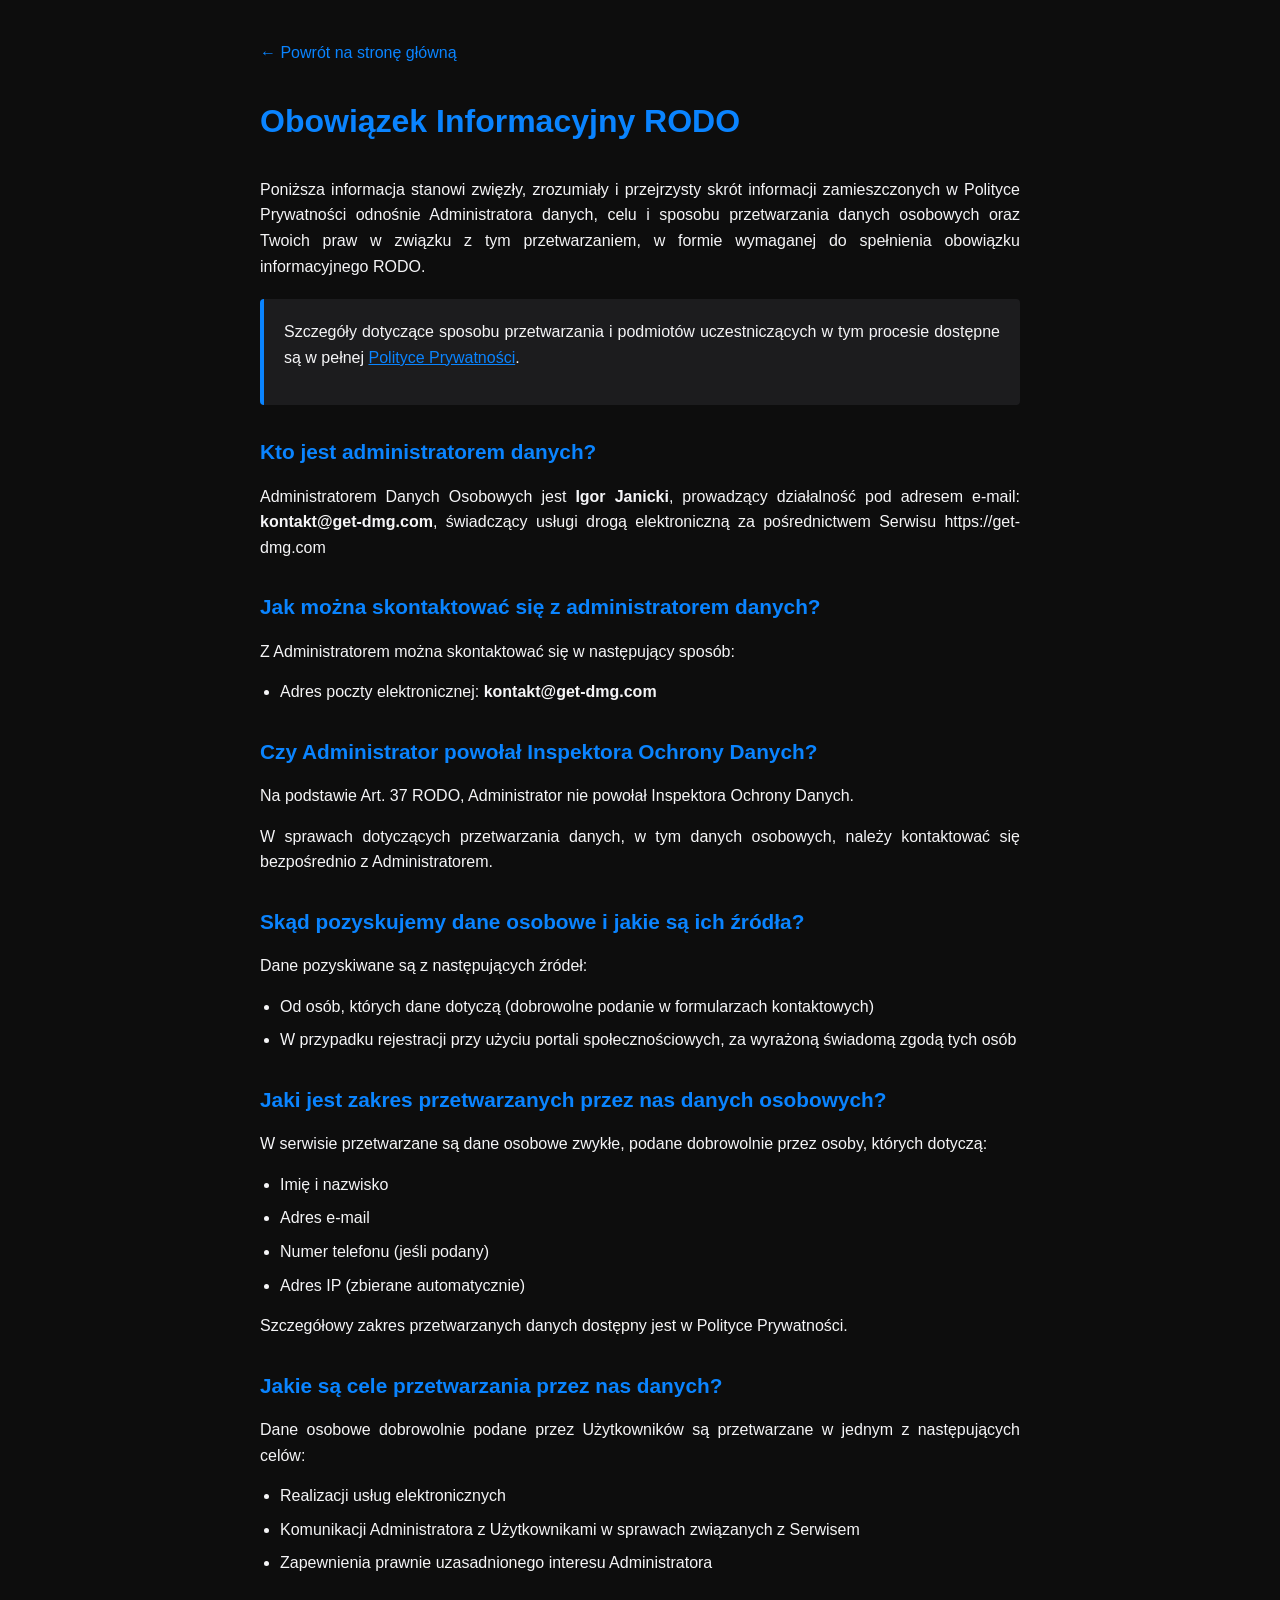
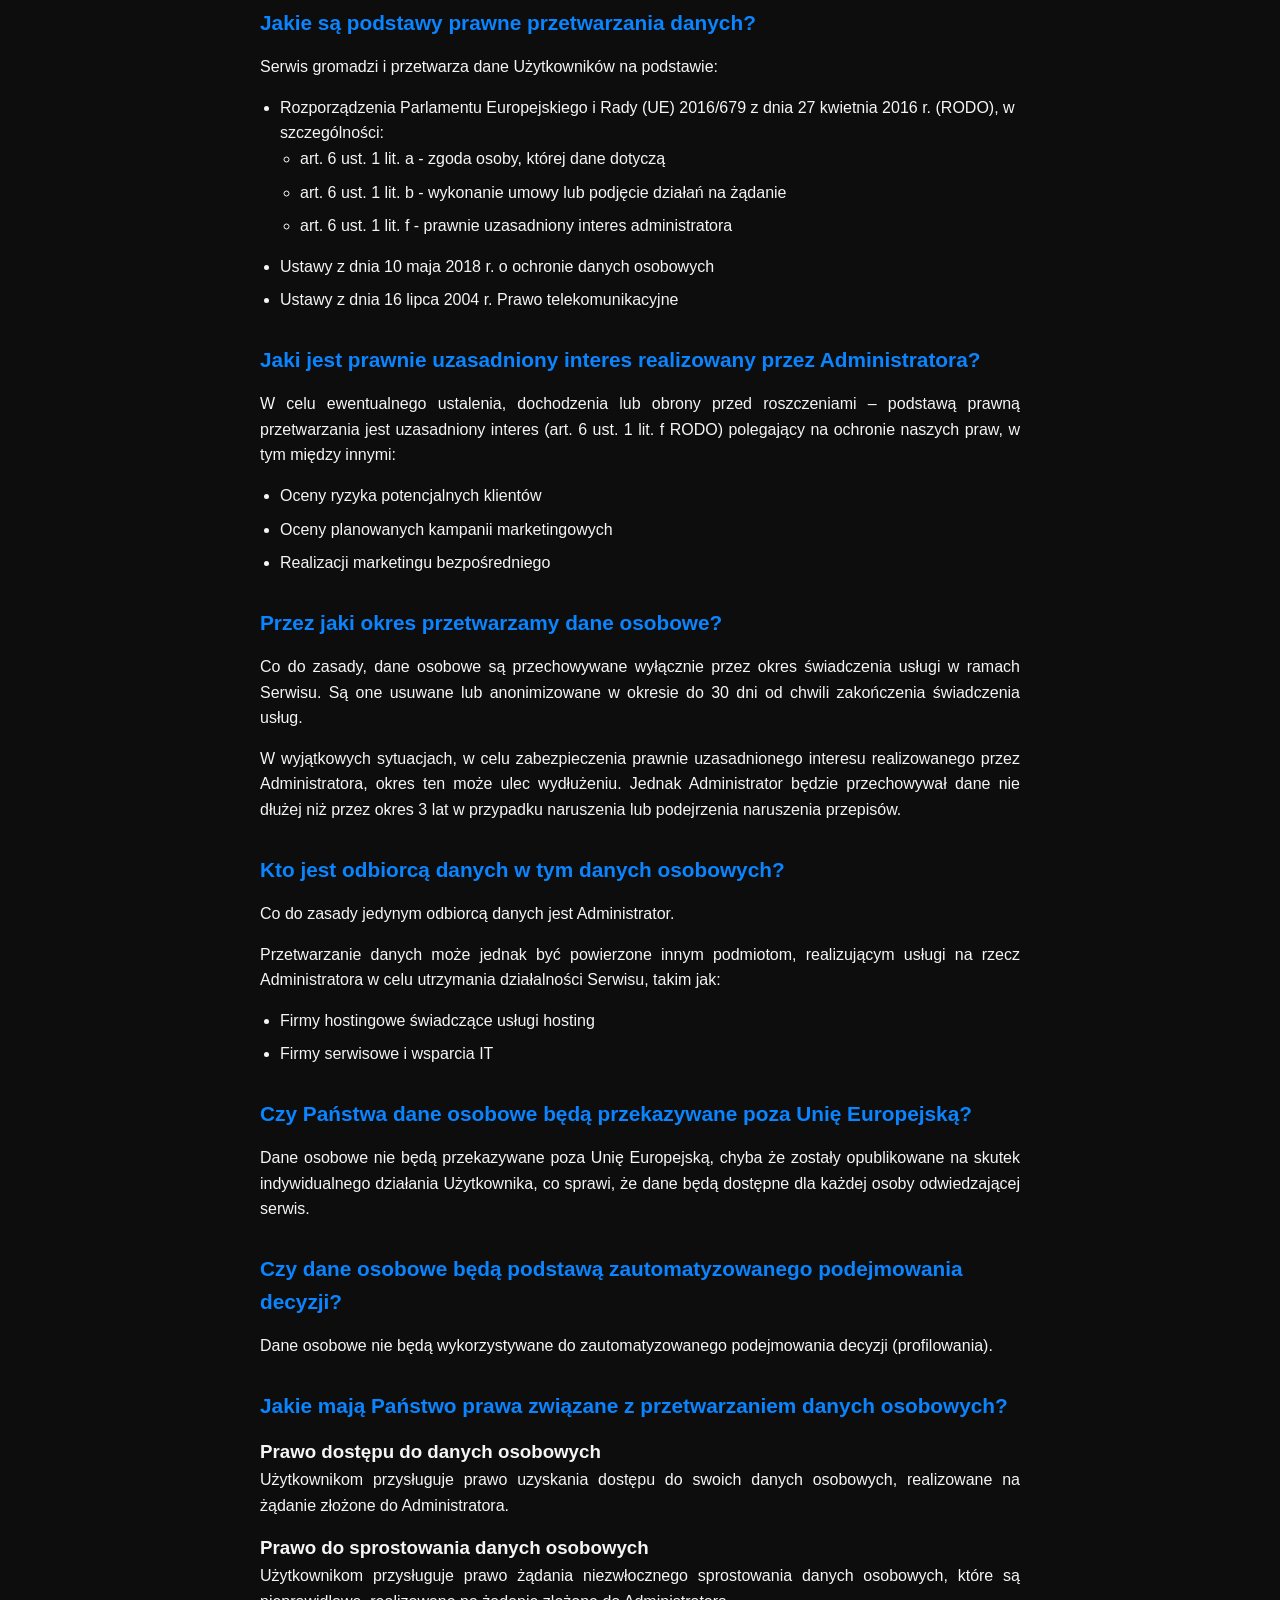
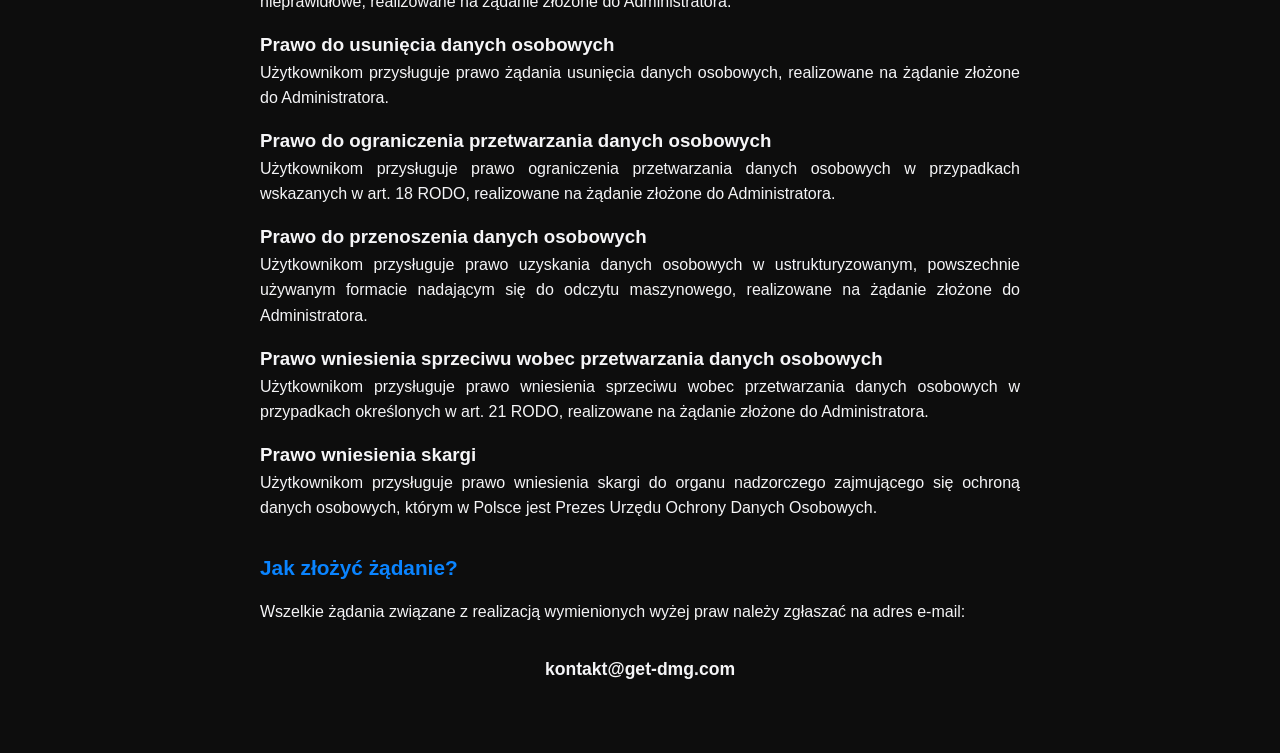
<file: dokumenty/rodo.html>
<!DOCTYPE html>
<html lang="pl">
<head>
    <meta charset="UTF-8">
    <meta name="viewport" content="width=device-width, initial-scale=1.0">
    <title>Obowiązek Informacyjny RODO - get-dmg.com</title>
    <style>
        * {
            margin: 0;
            padding: 0;
            box-sizing: border-box;
        }
        body {
            font-family: -apple-system, BlinkMacSystemFont, 'Segoe UI', Roboto, Helvetica, Arial, sans-serif;
            background-color: #0d0d0d;
            color: #f5f5f7;
            line-height: 1.6;
        }
        .container {
            max-width: 800px;
            margin: 0 auto;
            padding: 40px 20px;
        }
        h1 {
            margin-bottom: 30px;
            color: #0A84FF;
            font-size: 2em;
        }
        h2 {
            margin-top: 30px;
            margin-bottom: 15px;
            color: #0A84FF;
            font-size: 1.3em;
        }
        p {
            margin-bottom: 15px;
            text-align: justify;
        }
        ul, ol {
            margin-left: 20px;
            margin-bottom: 15px;
        }
        li {
            margin-bottom: 8px;
        }
        .back-link {
            display: inline-block;
            margin-bottom: 30px;
            color: #0A84FF;
            text-decoration: none;
        }
        .back-link:hover {
            text-decoration: underline;
        }
        .info-box {
            background-color: #1c1c1e;
            border-left: 4px solid #0A84FF;
            padding: 20px;
            margin: 20px 0;
            border-radius: 4px;
        }
    </style>
</head>
<body>
    <div class="container">
        <a href="/" class="back-link">← Powrót na stronę główną</a>

        <h1>Obowiązek Informacyjny RODO</h1>

        <p>Poniższa informacja stanowi zwięzły, zrozumiały i przejrzysty skrót informacji zamieszczonych w Polityce Prywatności odnośnie Administratora danych, celu i sposobu przetwarzania danych osobowych oraz Twoich praw w związku z tym przetwarzaniem, w formie wymaganej do spełnienia obowiązku informacyjnego RODO.</p>

        <div class="info-box">
            <p>Szczegóły dotyczące sposobu przetwarzania i podmiotów uczestniczących w tym procesie dostępne są w pełnej <a href="/dokumenty/polityka-prywatnosci.html" style="color: #0A84FF;">Polityce Prywatności</a>.</p>
        </div>

        <h2>Kto jest administratorem danych?</h2>
        <p>Administratorem Danych Osobowych jest <strong>Igor Janicki</strong>, prowadzący działalność pod adresem e-mail: <strong>kontakt@get-dmg.com</strong>, świadczący usługi drogą elektroniczną za pośrednictwem Serwisu https://get-dmg.com</p>

        <h2>Jak można skontaktować się z administratorem danych?</h2>
        <p>Z Administratorem można skontaktować się w następujący sposób:</p>
        <ul>
            <li>Adres poczty elektronicznej: <strong>kontakt@get-dmg.com</strong></li>
        </ul>

        <h2>Czy Administrator powołał Inspektora Ochrony Danych?</h2>
        <p>Na podstawie Art. 37 RODO, Administrator nie powołał Inspektora Ochrony Danych.</p>
        <p>W sprawach dotyczących przetwarzania danych, w tym danych osobowych, należy kontaktować się bezpośrednio z Administratorem.</p>

        <h2>Skąd pozyskujemy dane osobowe i jakie są ich źródła?</h2>
        <p>Dane pozyskiwane są z następujących źródeł:</p>
        <ul>
            <li>Od osób, których dane dotyczą (dobrowolne podanie w formularzach kontaktowych)</li>
            <li>W przypadku rejestracji przy użyciu portali społecznościowych, za wyrażoną świadomą zgodą tych osób</li>
        </ul>

        <h2>Jaki jest zakres przetwarzanych przez nas danych osobowych?</h2>
        <p>W serwisie przetwarzane są dane osobowe zwykłe, podane dobrowolnie przez osoby, których dotyczą:</p>
        <ul>
            <li>Imię i nazwisko</li>
            <li>Adres e-mail</li>
            <li>Numer telefonu (jeśli podany)</li>
            <li>Adres IP (zbierane automatycznie)</li>
        </ul>
        <p>Szczegółowy zakres przetwarzanych danych dostępny jest w Polityce Prywatności.</p>

        <h2>Jakie są cele przetwarzania przez nas danych?</h2>
        <p>Dane osobowe dobrowolnie podane przez Użytkowników są przetwarzane w jednym z następujących celów:</p>
        <ul>
            <li>Realizacji usług elektronicznych</li>
            <li>Komunikacji Administratora z Użytkownikami w sprawach związanych z Serwisem</li>
            <li>Zapewnienia prawnie uzasadnionego interesu Administratora</li>
        </ul>

        <h2>Jakie są podstawy prawne przetwarzania danych?</h2>
        <p>Serwis gromadzi i przetwarza dane Użytkowników na podstawie:</p>
        <ul>
            <li>Rozporządzenia Parlamentu Europejskiego i Rady (UE) 2016/679 z dnia 27 kwietnia 2016 r. (RODO), w szczególności:
                <ul>
                    <li>art. 6 ust. 1 lit. a - zgoda osoby, której dane dotyczą</li>
                    <li>art. 6 ust. 1 lit. b - wykonanie umowy lub podjęcie działań na żądanie</li>
                    <li>art. 6 ust. 1 lit. f - prawnie uzasadniony interes administratora</li>
                </ul>
            </li>
            <li>Ustawy z dnia 10 maja 2018 r. o ochronie danych osobowych</li>
            <li>Ustawy z dnia 16 lipca 2004 r. Prawo telekomunikacyjne</li>
        </ul>

        <h2>Jaki jest prawnie uzasadniony interes realizowany przez Administratora?</h2>
        <p>W celu ewentualnego ustalenia, dochodzenia lub obrony przed roszczeniami – podstawą prawną przetwarzania jest uzasadniony interes (art. 6 ust. 1 lit. f RODO) polegający na ochronie naszych praw, w tym między innymi:</p>
        <ul>
            <li>Oceny ryzyka potencjalnych klientów</li>
            <li>Oceny planowanych kampanii marketingowych</li>
            <li>Realizacji marketingu bezpośredniego</li>
        </ul>

        <h2>Przez jaki okres przetwarzamy dane osobowe?</h2>
        <p>Co do zasady, dane osobowe są przechowywane wyłącznie przez okres świadczenia usługi w ramach Serwisu. Są one usuwane lub anonimizowane w okresie do 30 dni od chwili zakończenia świadczenia usług.</p>
        <p>W wyjątkowych sytuacjach, w celu zabezpieczenia prawnie uzasadnionego interesu realizowanego przez Administratora, okres ten może ulec wydłużeniu. Jednak Administrator będzie przechowywał dane nie dłużej niż przez okres 3 lat w przypadku naruszenia lub podejrzenia naruszenia przepisów.</p>

        <h2>Kto jest odbiorcą danych w tym danych osobowych?</h2>
        <p>Co do zasady jedynym odbiorcą danych jest Administrator.</p>
        <p>Przetwarzanie danych może jednak być powierzone innym podmiotom, realizującym usługi na rzecz Administratora w celu utrzymania działalności Serwisu, takim jak:</p>
        <ul>
            <li>Firmy hostingowe świadczące usługi hosting</li>
            <li>Firmy serwisowe i wsparcia IT</li>
        </ul>

        <h2>Czy Państwa dane osobowe będą przekazywane poza Unię Europejską?</h2>
        <p>Dane osobowe nie będą przekazywane poza Unię Europejską, chyba że zostały opublikowane na skutek indywidualnego działania Użytkownika, co sprawi, że dane będą dostępne dla każdej osoby odwiedzającej serwis.</p>

        <h2>Czy dane osobowe będą podstawą zautomatyzowanego podejmowania decyzji?</h2>
        <p>Dane osobowe nie będą wykorzystywane do zautomatyzowanego podejmowania decyzji (profilowania).</p>

        <h2>Jakie mają Państwo prawa związane z przetwarzaniem danych osobowych?</h2>

        <h3>Prawo dostępu do danych osobowych</h3>
        <p>Użytkownikom przysługuje prawo uzyskania dostępu do swoich danych osobowych, realizowane na żądanie złożone do Administratora.</p>

        <h3>Prawo do sprostowania danych osobowych</h3>
        <p>Użytkownikom przysługuje prawo żądania niezwłocznego sprostowania danych osobowych, które są nieprawidłowe, realizowane na żądanie złożone do Administratora.</p>

        <h3>Prawo do usunięcia danych osobowych</h3>
        <p>Użytkownikom przysługuje prawo żądania usunięcia danych osobowych, realizowane na żądanie złożone do Administratora.</p>

        <h3>Prawo do ograniczenia przetwarzania danych osobowych</h3>
        <p>Użytkownikom przysługuje prawo ograniczenia przetwarzania danych osobowych w przypadkach wskazanych w art. 18 RODO, realizowane na żądanie złożone do Administratora.</p>

        <h3>Prawo do przenoszenia danych osobowych</h3>
        <p>Użytkownikom przysługuje prawo uzyskania danych osobowych w ustrukturyzowanym, powszechnie używanym formacie nadającym się do odczytu maszynowego, realizowane na żądanie złożone do Administratora.</p>

        <h3>Prawo wniesienia sprzeciwu wobec przetwarzania danych osobowych</h3>
        <p>Użytkownikom przysługuje prawo wniesienia sprzeciwu wobec przetwarzania danych osobowych w przypadkach określonych w art. 21 RODO, realizowane na żądanie złożone do Administratora.</p>

        <h3>Prawo wniesienia skargi</h3>
        <p>Użytkownikom przysługuje prawo wniesienia skargi do organu nadzorczego zajmującego się ochroną danych osobowych, którym w Polsce jest Prezes Urzędu Ochrony Danych Osobowych.</p>

        <h2>Jak złożyć żądanie?</h2>
        <p>Wszelkie żądania związane z realizacją wymienionych wyżej praw należy zgłaszać na adres e-mail:</p>
        <p style="text-align: center; font-weight: bold; font-size: 1.1em; margin: 30px 0;">kontakt@get-dmg.com</p>
    </div>
</body>
</html>
</file>
